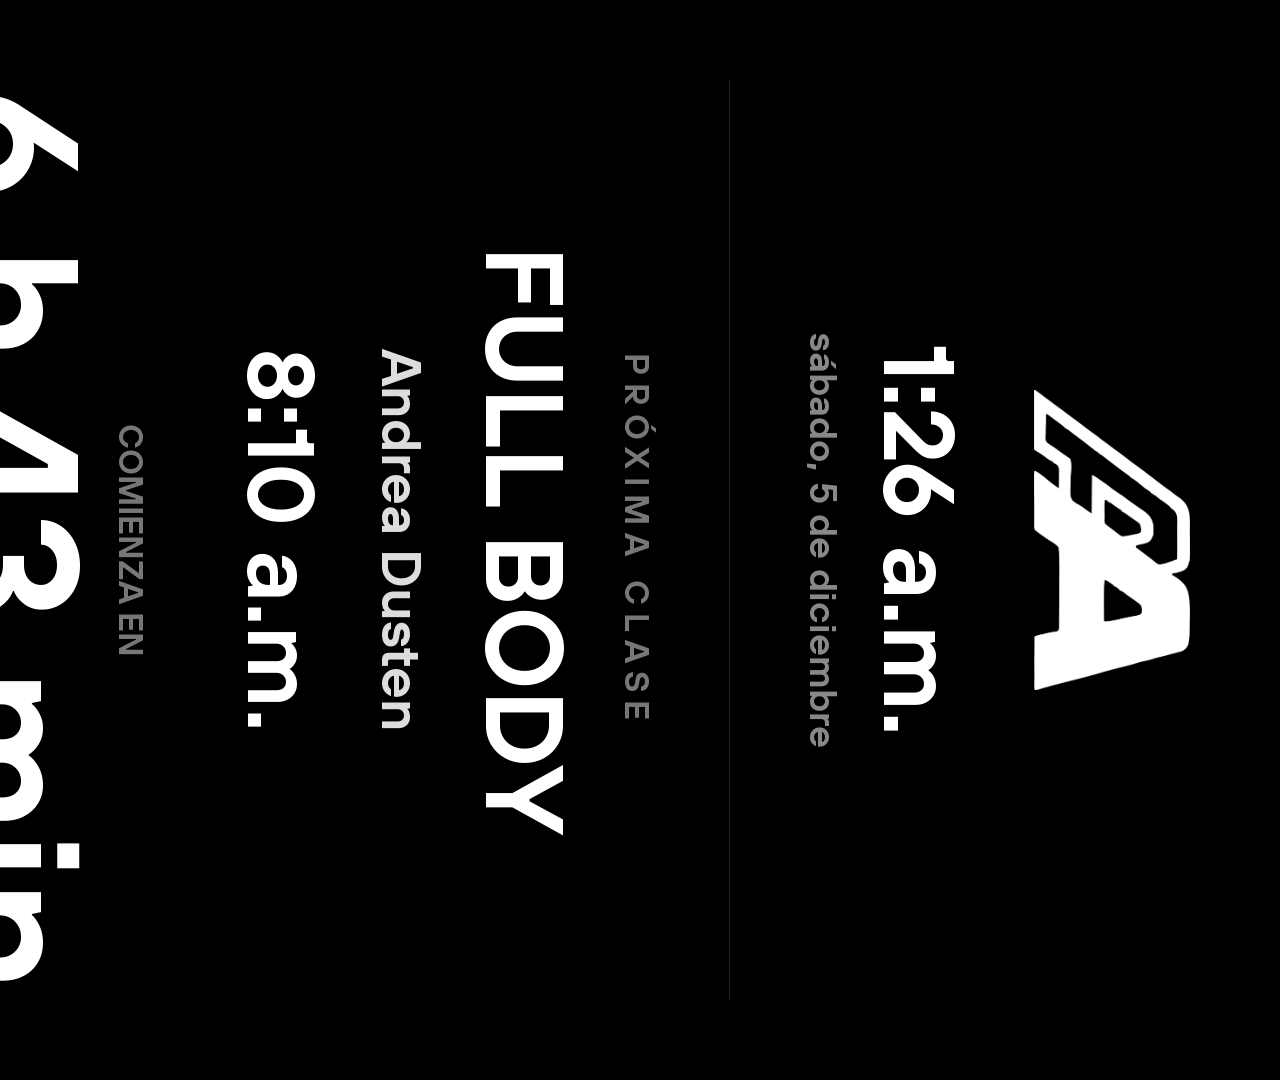
<file: index (3).html>
```html
<!DOCTYPE html>
<html lang="es">
<head>
<meta charset="UTF-8">
<meta name="viewport" content="width=device-width, initial-scale=1.0">
<title>CAAMP TV</title>

<style>
@font-face {
  font-family: 'TTHoves';
  src: url('./TT%20Hoves%20Pro%20Trial%20DemiBold.ttf') format('truetype');
}

*{
  margin:0;
  padding:0;
  box-sizing:border-box;
  font-family:'TTHoves',sans-serif;
}

body{
  background:#000;
  color:#fff;
  overflow:hidden;
}

.green-mode{
  background:#00C853;
}

.green-mode .screen{
  background:#00C853;
}

.screen{
  width:1080px;
  height:1920px;
  background:#000;

  position:absolute;
  top:0;
  left:100%;

  transform:rotate(90deg);
  transform-origin:top left;

  padding:90px 80px;
  display:flex;
  flex-direction:column;
  text-align:center;
}

.logo{
  width:300px;
  margin:0 auto 50px auto;
}

.time{
  font-size:100px;
  font-weight:700;
}

.date{
  font-size:38px;
  color:#888;
  margin-top:10px;
}

.line{
  width:100%;
  height:1px;
  background:#222;
  margin:70px 0;
}

.label{
  color:#777;
  font-size:34px;
  letter-spacing:8px;
  margin-bottom:40px;
}

.class{
  font-size:110px;
  line-height:0.9;
  text-transform:uppercase;
}

.coach{
  margin-top:40px;
  font-size:55px;
  color:#ddd;
}

.classTime{
  margin-top:25px;
  font-size:95px;
}

.countLabel{
  margin-top:70px;
  color:#777;
  font-size:34px;
}

.countdown{
  font-size:190px;
  line-height:1;
}

.footer{
  margin-top:auto;
  border-top:1px solid #222;
  padding-top:40px;
  color:#666;
  font-size:30px;
}

.goodbye{
  display:flex;
  flex-direction:column;
  justify-content:center;
  align-items:center;
  height:100%;
}

.goodbye h1{
  font-size:120px;
  line-height:1;
}

.goodbye p{
  font-size:42px;
  margin-top:50px;
  color:#ddd;
}
</style>
</head>

<body>

<div class="screen">

<img src="./logo.png" class="logo">

<div class="time" id="time"></div>
<div class="date" id="date"></div>

<div class="line"></div>

<div id="content"></div>

<div class="footer">
@caampst<br><br>
TRAIN • EVOLVE • BELONG
</div>

</div>

<script>

const schedule = {
  monday: [
    { time:"05:05", class:"LOWER BODY: QUADS", coach:"Baca", photo:"1.jpg" },
    { time:"06:15", class:"LOWER BODY: QUADS", coach:"Caap", photo:"5.jpg" },
    { time:"07:20", class:"LOWER BODY: QUADS", coach:"Caap", photo:"5.jpg" },
    { time:"08:30", class:"LOWER BODY: QUADS", coach:"Luis Gonzalez", photo:"7.jpg" },
    { time:"09:30", class:"LOWER BODY: QUADS", coach:"Luis Gonzalez", photo:"7.jpg" },
    { time:"17:20", class:"LOWER BODY: QUADS", coach:"Rosella", photo:"2.jpg" },
    { time:"18:30", class:"LOWER BODY: QUADS", coach:"Andrea Dusten", photo:"6.jpg" },
    { time:"19:30", class:"LOWER BODY: QUADS", coach:"Baca", photo:"1.jpg" },
    { time:"20:30", class:"LOWER BODY: QUADS", coach:"Misa", photo:"4.jpg" }
  ],

  tuesday: [
    { time:"05:05", class:"UPPER BODY: PULL", coach:"Baca", photo:"1.jpg" },
    { time:"06:15", class:"UPPER BODY: PULL", coach:"Caap", photo:"5.jpg" },
    { time:"07:20", class:"UPPER BODY: PULL", coach:"Caap", photo:"5.jpg" },
    { time:"08:30", class:"UPPER BODY: PULL", coach:"Luis Gonzalez", photo:"7.jpg" },
    { time:"09:30", class:"UPPER BODY: PULL", coach:"Luis Gonzalez", photo:"7.jpg" },
    { time:"17:20", class:"UPPER BODY: PULL", coach:"Rosella", photo:"2.jpg" },
    { time:"18:30", class:"UPPER BODY: PULL", coach:"Andrea Dusten", photo:"6.jpg" },
    { time:"19:30", class:"UPPER BODY: PULL", coach:"Sofia DM", photo:"3.jpg" },
    { time:"20:30", class:"UPPER BODY: PULL", coach:"Misa", photo:"4.jpg" }
  ],

  wednesday: [
    { time:"05:05", class:"ALL ABOUT THE CORE", coach:"Rosella", photo:"2.jpg" },
    { time:"06:15", class:"ALL ABOUT THE CORE", coach:"Rosella", photo:"2.jpg" },
    { time:"07:20", class:"ALL ABOUT THE CORE", coach:"Caap", photo:"5.jpg" },
    { time:"08:30", class:"ALL ABOUT THE CORE", coach:"Caap", photo:"5.jpg" },
    { time:"09:30", class:"ALL ABOUT THE CORE", coach:"Andrea Dusten", photo:"6.jpg" },
    { time:"17:20", class:"ALL ABOUT THE CORE", coach:"Luis Gonzalez", photo:"7.jpg" },
    { time:"18:30", class:"ALL ABOUT THE CORE", coach:"Sofia DM", photo:"3.jpg" },
    { time:"19:30", class:"ALL ABOUT THE CORE", coach:"Caap", photo:"5.jpg" },
    { time:"20:30", class:"ALL ABOUT THE CORE", coach:"Caap", photo:"5.jpg" }
  ],

  thursday: [
    { time:"05:05", class:"LOWER BODY: GLUTES", coach:"Baca", photo:"1.jpg" },
    { time:"06:15", class:"LOWER BODY: GLUTES", coach:"Caap", photo:"5.jpg" },
    { time:"07:20", class:"LOWER BODY: GLUTES", coach:"Andrea Dusten", photo:"6.jpg" },
    { time:"08:30", class:"LOWER BODY: GLUTES", coach:"Andrea Dusten", photo:"6.jpg" },
    { time:"09:30", class:"LOWER BODY: GLUTES", coach:"Luis Gonzalez", photo:"7.jpg" },
    { time:"17:20", class:"LOWER BODY: GLUTES", coach:"Misa", photo:"4.jpg" },
    { time:"18:30", class:"LOWER BODY: GLUTES", coach:"Rosella", photo:"2.jpg" },
    {
      time:"19:30",
      class:"LOWER BODY: GLUTES",
      coach:"Luis Gonzalez & Zazu",
      photo:["7.jpg","8.jpg"]
    },
    { time:"20:30", class:"LOWER BODY: GLUTES", coach:"Misa", photo:"4.jpg" }
  ],

  friday: [
    { time:"05:05", class:"UPPER BODY: PUSH", coach:"Rosella", photo:"2.jpg" },
    { time:"06:15", class:"UPPER BODY: PUSH", coach:"Misa", photo:"4.jpg" },
    { time:"07:20", class:"UPPER BODY: PUSH", coach:"Andrea Dusten", photo:"6.jpg" },
    { time:"08:30", class:"UPPER BODY: PUSH", coach:"Andrea Dusten", photo:"6.jpg" },
    { time:"09:30", class:"UPPER BODY: PUSH", coach:"Luis Gonzalez", photo:"7.jpg" },
    {
      time:"17:20",
      class:"UPPER BODY: PUSH",
      coach:"Luis Gonzalez & Zazu",
      photo:["7.jpg","8.jpg"]
    },
    { time:"18:30", class:"UPPER BODY: PUSH", coach:"Luis Gonzalez", photo:"7.jpg" },
    { time:"19:30", class:"UPPER BODY: PUSH", coach:"Misa", photo:"4.jpg" }
  ],

  saturday: [
    { time:"08:10", class:"FULL BODY", coach:"Andrea Dusten", photo:"6.jpg" },
    { time:"09:20", class:"FULL BODY - FOCUS LOWER", coach:"Misa", photo:"4.jpg" },
    {
      time:"10:30",
      class:"FULL BODY - FOCUS ABS",
      coach:"Zazu & Andrea Dusten",
      photo:["8.jpg","6.jpg"]
    },
    { time:"11:30", class:"FULL BODY - FOCUS UPPER", coach:"Luis Gonzalez", photo:"7.jpg" }
  ],

  sunday: [
    { time:"09:30", class:"FULL BODY", coach:"Misa", photo:"4.jpg" },
    { time:"10:30", class:"FULL BODY / PT", coach:"Andrea Dusten", photo:"6.jpg" },
    { time:"11:30", class:"FULL BODY", coach:"Luis Gonzalez", photo:"7.jpg" }
  ]
};

function update(){

  const now = new Date();

  document.getElementById('time').innerHTML =
    now.toLocaleTimeString('es-MX',{
      hour:'numeric',
      minute:'2-digit'
    });

  document.getElementById('date').innerHTML =
    now.toLocaleDateString('es-MX',{
      weekday:'long',
      day:'numeric',
      month:'long'
    });

  const days = [
    'sunday','monday','tuesday',
    'wednesday','thursday',
    'friday','saturday'
  ];

  const today =
    schedule[days[now.getDay()]] || [];

  let nextClass = null;

  for(const c of today){
    const [h,m] = c.time.split(':');

    const d = new Date();
    d.setHours(h,m,0,0);

    if(d > now){
      nextClass = c;
      break;
    }
  }

  const content =
    document.getElementById('content');

  document.body.classList.remove('green-mode');

  if(!nextClass){
    content.innerHTML = `
      <div class="goodbye">
        <h1>
          THANK YOU<br>
          FOR TRAINING
        </h1>

        <p>
          SEE YOU TOMORROW
          <br><br>
          @caampst
        </p>
      </div>
    `;
    return;
  }

  const [h,m] = nextClass.time.split(':');

  const classDate = new Date();
  classDate.setHours(h,m,0,0);

  const diff = Math.max(
    0,
    Math.floor((classDate-now)/1000)
  );

  let countdownText;

  if(diff >= 3600){
    const hours = Math.floor(diff/3600);
    const mins = Math.floor((diff % 3600)/60);
    countdownText = `${hours} h ${String(mins).padStart(2,'0')} min`;
  }else{
    const minutes = Math.floor(diff/60);
    const seconds = diff%60;
    countdownText = `${minutes}:${String(seconds).padStart(2,'0')}`;
  }

  if(diff <= 300){
    document.body.classList.add('green-mode');

    content.innerHTML = `
      <div class="label">
        PRÓXIMA CLASE
      </div>

      <div class="class">
        ${nextClass.class}
      </div>

      <div class="countLabel">
        COMIENZA EN
      </div>

      <div class="countdown">
        ${countdownText}
      </div>
    `;

  } else {

    content.innerHTML = `
      <div class="label">
        PRÓXIMA CLASE
      </div>

      <div class="class">
        ${nextClass.class}
      </div>

      <div class="coach">
        ${nextClass.coach}
      </div>

      <div class="classTime">
        ${new Date(`2000-01-01T${nextClass.time}`).toLocaleTimeString('es-MX',{
          hour:'numeric',
          minute:'2-digit'
        })}
      </div>

      <div class="countLabel">
        COMIENZA EN
      </div>

            <div class="countdown">
        ${countdownText}
      </div>
    `;
  }
}

update();
setInterval(update,1000);

</script>

</body>
</html>
</file>
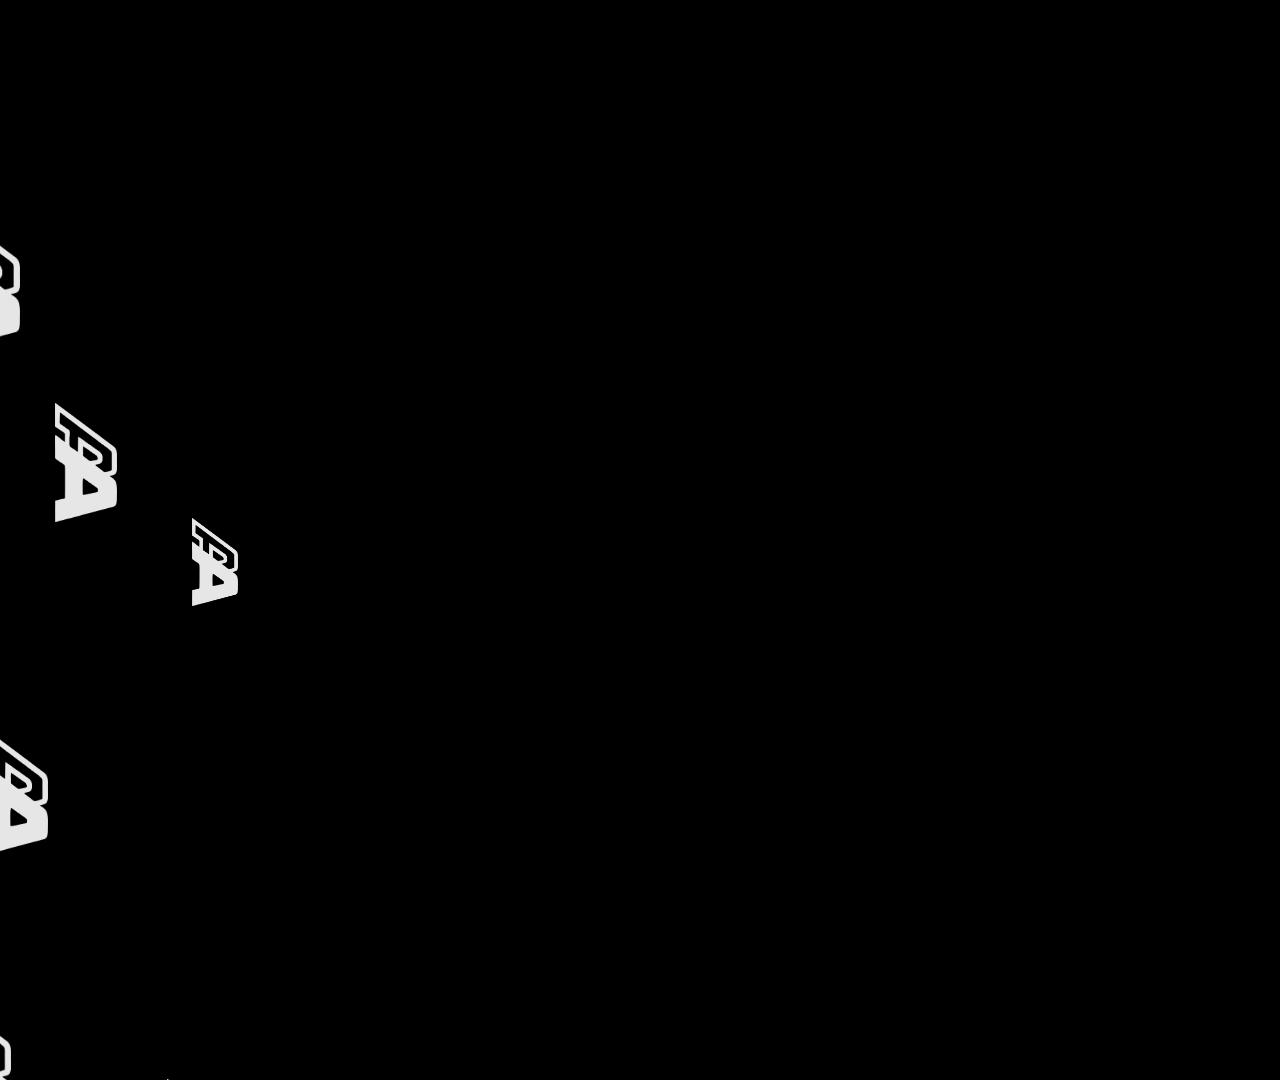
<file: index_animacion_corregida.html>
```html
<!DOCTYPE html>
<html lang="es">
<head>
<meta charset="UTF-8">
<meta name="viewport" content="width=device-width, initial-scale=1.0">
<title>CAAMP TV</title>

<style>
@font-face {
  font-family: 'TTHoves';
  src: url('./TT%20Hoves%20Pro%20Trial%20DemiBold.ttf') format('truetype');
}

*{
  margin:0;
  padding:0;
  box-sizing:border-box;
  font-family:'TTHoves',sans-serif;
}

body{
  background:#111;
  color:#fff;
  overflow:hidden;
}

.green-mode{
  background:#00C853;
}

.green-mode .screen{
  background:#00C853;
}

.screen{
  width:1080px;
  height:1920px;
  background:#000;

  position:absolute;
  top:0;
  left:100%;

  transform:rotate(90deg);
  transform-origin:top left;

  padding:90px 80px;
  display:flex;
  flex-direction:column;
  text-align:center;
}

.logo{
  width:300px;
  margin:0 auto 50px auto;
}

.time{
  font-size:100px;
  font-weight:700;
}

.date{
  font-size:38px;
  color:#888;
  margin-top:10px;
}

.line{
  width:100%;
  height:1px;
  background:#222;
  margin:70px 0;
}

.label{
  color:#777;
  font-size:34px;
  letter-spacing:8px;
  margin-bottom:40px;
}

.class{
  font-size:110px;
  line-height:0.9;
  text-transform:uppercase;
}

.coach{
  margin-top:40px;
  font-size:55px;
  color:#ddd;
}

.classTime{
  margin-top:25px;
  font-size:95px;
}

.countLabel{
  margin-top:70px;
  color:#777;
  font-size:34px;
}

.countdown{
  font-size:190px;
  line-height:1;
}

.footer{
  margin-top:auto;
  border-top:1px solid #222;
  padding-top:40px;
  color:#666;
  font-size:30px;
}

.goodbye{
  display:flex;
  flex-direction:column;
  justify-content:center;
  align-items:center;
  height:100%;
}

.goodbye h1{
  font-size:120px;
  line-height:1;
}

.goodbye p{
  font-size:42px;
  margin-top:50px;
  color:#ddd;
}

.todayTitle{
  font-size:70px;
  margin-bottom:50px;
  letter-spacing:6px;
}

.todayList{
  display:flex;
  flex-direction:column;
  gap:30px;
  text-align:left;
}

.todayItem{
  display:flex;
  align-items:center;
  gap:25px;
  padding:20px;
  border-bottom:1px solid #222;
}

.todayPhoto{
  width:70px;
  height:70px;
  border-radius:50%;
  object-fit:cover;
  flex:none;
}

.todayInfo{
  flex:1;
}

.todayCoach{
  font-size:36px;
}

.todayClass{
  font-size:24px;
  color:#888;
  margin-top:6px;
}

.todayTime{
  font-size:34px;
}

.past{
  opacity:.35;
}

.next{
  border:2px solid #fff;
  border-radius:25px;
}

.logoRain{
  position:absolute;
  inset:0;
  background:#000;
  overflow:hidden;
  display:none;
  z-index:9999;
}

.logoRain.show{
  display:block;
}

.fallingLogo{
  position:absolute;
  width:120px;
  opacity:.9;
  animation:fall 8s linear forwards;
  filter:brightness(0) invert(1);
}

@keyframes fall{
  from{
    transform:translateY(-250px) rotate(0deg);
  }
  to{
    transform:translateY(2300px) rotate(360deg);
  }
}

</style>
</head>

<body>

<div class="screen">

<img src="./logo.png" class="logo">

<div id="logoRain" class="logoRain"></div>

<div class="time" id="time"></div>
<div class="date" id="date"></div>

<div class="line"></div>

<div id="content"></div>

<div class="footer">
@caampst<br><br>
TRAIN • EVOLVE • BELONG
</div>

</div>

<script>

const schedule = {
  monday: [
    { time:"05:05", class:"LOWER BODY: QUADS", coach:"Baca", photo:"1.jpg" },
    { time:"06:15", class:"LOWER BODY: QUADS", coach:"Caap", photo:"5.jpg" },
    { time:"07:20", class:"LOWER BODY: QUADS", coach:"Caap", photo:"5.jpg" },
    { time:"08:30", class:"LOWER BODY: QUADS", coach:"Luis Gonzalez", photo:"7.jpg" },
    { time:"09:30", class:"LOWER BODY: QUADS", coach:"Luis Gonzalez", photo:"7.jpg" },
    { time:"17:20", class:"LOWER BODY: QUADS", coach:"Rosella", photo:"2.jpg" },
    { time:"18:30", class:"LOWER BODY: QUADS", coach:"Andrea Dusten", photo:"6.jpg" },
    { time:"19:30", class:"LOWER BODY: QUADS", coach:"Baca", photo:"1.jpg" },
    { time:"20:30", class:"LOWER BODY: QUADS", coach:"Misa", photo:"4.jpg" }
  ],

  tuesday: [
    { time:"05:05", class:"UPPER BODY: PULL", coach:"Baca", photo:"1.jpg" },
    { time:"06:15", class:"UPPER BODY: PULL", coach:"Caap", photo:"5.jpg" },
    { time:"07:20", class:"UPPER BODY: PULL", coach:"Caap", photo:"5.jpg" },
    { time:"08:30", class:"UPPER BODY: PULL", coach:"Luis Gonzalez", photo:"7.jpg" },
    { time:"09:30", class:"UPPER BODY: PULL", coach:"Luis Gonzalez", photo:"7.jpg" },
    { time:"17:20", class:"UPPER BODY: PULL", coach:"Rosella", photo:"2.jpg" },
    { time:"18:30", class:"UPPER BODY: PULL", coach:"Andrea Dusten", photo:"6.jpg" },
    { time:"19:30", class:"UPPER BODY: PULL", coach:"Sofia DM", photo:"3.jpg" },
    { time:"20:30", class:"UPPER BODY: PULL", coach:"Misa", photo:"4.jpg" }
  ],

  wednesday: [
    { time:"05:05", class:"ALL ABOUT THE CORE", coach:"Rosella", photo:"2.jpg" },
    { time:"06:15", class:"ALL ABOUT THE CORE", coach:"Rosella", photo:"2.jpg" },
    { time:"07:20", class:"ALL ABOUT THE CORE", coach:"Caap", photo:"5.jpg" },
    { time:"08:30", class:"ALL ABOUT THE CORE", coach:"Caap", photo:"5.jpg" },
    { time:"09:30", class:"ALL ABOUT THE CORE", coach:"Andrea Dusten", photo:"6.jpg" },
    { time:"17:20", class:"ALL ABOUT THE CORE", coach:"Luis Gonzalez", photo:"7.jpg" },
    { time:"18:30", class:"ALL ABOUT THE CORE", coach:"Sofia DM", photo:"3.jpg" },
    { time:"19:30", class:"ALL ABOUT THE CORE", coach:"Caap", photo:"5.jpg" },
    { time:"20:30", class:"ALL ABOUT THE CORE", coach:"Caap", photo:"5.jpg" }
  ],

  thursday: [
    { time:"05:05", class:"LOWER BODY: GLUTES", coach:"Baca", photo:"1.jpg" },
    { time:"06:15", class:"LOWER BODY: GLUTES", coach:"Caap", photo:"5.jpg" },
    { time:"07:20", class:"LOWER BODY: GLUTES", coach:"Andrea Dusten", photo:"6.jpg" },
    { time:"08:30", class:"LOWER BODY: GLUTES", coach:"Andrea Dusten", photo:"6.jpg" },
    { time:"09:30", class:"LOWER BODY: GLUTES", coach:"Luis Gonzalez", photo:"7.jpg" },
    { time:"17:20", class:"LOWER BODY: GLUTES", coach:"Misa", photo:"4.jpg" },
    { time:"18:30", class:"LOWER BODY: GLUTES", coach:"Rosella", photo:"2.jpg" },
    {
      time:"19:30",
      class:"LOWER BODY: GLUTES",
      coach:"Luis Gonzalez & Zazu",
      photo:["7.jpg","8.jpg"]
    },
    { time:"20:30", class:"LOWER BODY: GLUTES", coach:"Misa", photo:"4.jpg" }
  ],

  friday: [
    { time:"05:05", class:"UPPER BODY: PUSH", coach:"Rosella", photo:"2.jpg" },
    { time:"06:15", class:"UPPER BODY: PUSH", coach:"Misa", photo:"4.jpg" },
    { time:"07:20", class:"UPPER BODY: PUSH", coach:"Andrea Dusten", photo:"6.jpg" },
    { time:"08:30", class:"UPPER BODY: PUSH", coach:"Andrea Dusten", photo:"6.jpg" },
    { time:"09:30", class:"UPPER BODY: PUSH", coach:"Luis Gonzalez", photo:"7.jpg" },
    {
      time:"17:20",
      class:"UPPER BODY: PUSH",
      coach:"Luis Gonzalez & Zazu",
      photo:["7.jpg","8.jpg"]
    },
    { time:"18:30", class:"UPPER BODY: PUSH", coach:"Luis Gonzalez", photo:"7.jpg" },
    { time:"19:30", class:"UPPER BODY: PUSH", coach:"Misa", photo:"4.jpg" }
  ],

  saturday: [
    { time:"08:10", class:"FULL BODY", coach:"Andrea Dusten", photo:"6.jpg" },
    { time:"09:20", class:"FULL BODY - FOCUS LOWER", coach:"Misa", photo:"4.jpg" },
    {
      time:"10:30",
      class:"FULL BODY - FOCUS ABS",
      coach:"Zazu & Andrea Dusten",
      photo:["8.jpg","6.jpg"]
    },
    { time:"11:30", class:"FULL BODY - FOCUS UPPER", coach:"Luis Gonzalez", photo:"7.jpg" }
  ],

  sunday: [
    { time:"09:30", class:"FULL BODY", coach:"Misa", photo:"4.jpg" },
    { time:"10:30", class:"FULL BODY / PT", coach:"Andrea Dusten", photo:"6.jpg" },
    { time:"11:30", class:"FULL BODY", coach:"Luis Gonzalez", photo:"7.jpg" }
  ]
};

function update(){

  const now = new Date();

  document.getElementById('time').innerHTML =
    now.toLocaleTimeString('es-MX',{
      hour:'numeric',
      minute:'2-digit'
    });

  document.getElementById('date').innerHTML =
    now.toLocaleDateString('es-MX',{
      weekday:'long',
      day:'numeric',
      month:'long'
    });

  const days = [
    'sunday','monday','tuesday',
    'wednesday','thursday',
    'friday','saturday'
  ];

  const today =
    schedule[days[now.getDay()]] || [];

  const cycle = 2; // prueba de animación

  let nextClass = null;

  for(const c of today){
    const [h,m] = c.time.split(':');

    const d = new Date();
    d.setHours(h,m,0,0);

    if(d > now){
      nextClass = c;
      break;
    }
  }

  const content =
    document.getElementById('content');

  document.body.classList.remove('green-mode');

  if(!nextClass){
    content.innerHTML = `
      <div class="goodbye">
        <h1>
          THANK YOU<br>
          FOR TRAINING
        </h1>

        <p>
          SEE YOU TOMORROW
          <br><br>
          @caampst
        </p>
      </div>
    `;
    return;
  }

  const [h,m] = nextClass.time.split(':');

  const classDate = new Date();
  classDate.setHours(h,m,0,0);

  const diff = Math.max(
    0,
    Math.floor((classDate-now)/1000)
  );

  let countdownText;

  if(diff >= 3600){
    const hours = Math.floor(diff/3600);
    const mins = Math.floor((diff % 3600)/60);
    countdownText = `${hours} h ${String(mins).padStart(2,'0')} min`;
  }else{
    const minutes = Math.floor(diff/60);
    const seconds = diff%60;
    countdownText = `${minutes}:${String(seconds).padStart(2,'0')}`;
  }

  
if(cycle === 2){

  content.innerHTML = '';

  if(!document.getElementById('logoRain').classList.contains('show')){
    showLogoRain();
  }

  return;
}

if(cycle === 1){

  let list = `
    <div class="todayTitle">
      TODAY'S TRAIN
    </div>

    <div class="todayList">
  `;

  today.forEach(c=>{

    const [h,m] = c.time.split(':');

    const d = new Date();
    d.setHours(h,m,0,0);

    const isPast = d < now;
    const isNext = nextClass && c.time === nextClass.time;

    const photo =
      Array.isArray(c.photo)
        ? c.photo[0]
        : c.photo;

    list += `
      <div class="todayItem ${isPast ? 'past' : ''} ${isNext ? 'next' : ''}">

        <img
          src="${photo}"
          class="todayPhoto"
        >

        <div class="todayInfo">
          <div class="todayCoach">
            ${c.coach}
          </div>

          <div class="todayClass">
            ${c.class}
          </div>
        </div>

        <div class="todayTime">
          ${new Date(`2000-01-01T${c.time}`)
            .toLocaleTimeString(
              'es-MX',
              {
                hour:'numeric',
                minute:'2-digit'
              }
            )}
        </div>

      </div>
    `;
  });

  list += `</div>`;

  content.innerHTML = list;

  return;
}

if(diff <= 300){

  document.body.classList.add('green-mode');

  content.innerHTML = `
    <div class="label">
      PRÓXIMA CLASE
    </div>

    <div class="class">
      ${nextClass.class}
    </div>

    <div class="countLabel">
      COMIENZA EN
    </div>

    <div class="countdown">
      ${countdownText}
    </div>
  `;

}else{

  content.innerHTML = `
    <div class="label">
      PRÓXIMA CLASE
    </div>

    <div class="class">
      ${nextClass.class}
    </div>

      <div class="coach">
        ${nextClass.coach}
      </div>

      <div class="classTime">
        ${new Date(`2000-01-01T${nextClass.time}`).toLocaleTimeString('es-MX',{
          hour:'numeric',
          minute:'2-digit'
        })}
      </div>

      <div class="countLabel">
        COMIENZA EN
      </div>

      <div class="countdown">
        ${countdownText}
      </div>
    `;
  }
}


function showLogoRain(){

  const rain =
    document.getElementById('logoRain');

  if(!rain) return;

  rain.innerHTML = '';
  rain.classList.add('show');

  for(let i=0;i<35;i++){

    const img =
      document.createElement('img');

    img.src = './logo.png';
    img.className = 'fallingLogo';

    img.style.left =
      Math.random()*1800 + 'px';

    img.style.top =
      (-300 - Math.random()*1000) + 'px';

    img.style.width =
      (80 + Math.random()*80) + 'px';

    img.style.animationDelay =
      Math.random()*3 + 's';

    rain.appendChild(img);
  }

  setTimeout(()=>{
    rain.classList.remove('show');
  },30000);
}


update();
setInterval(update,1000);

</script>

</body>
</html>
</file>
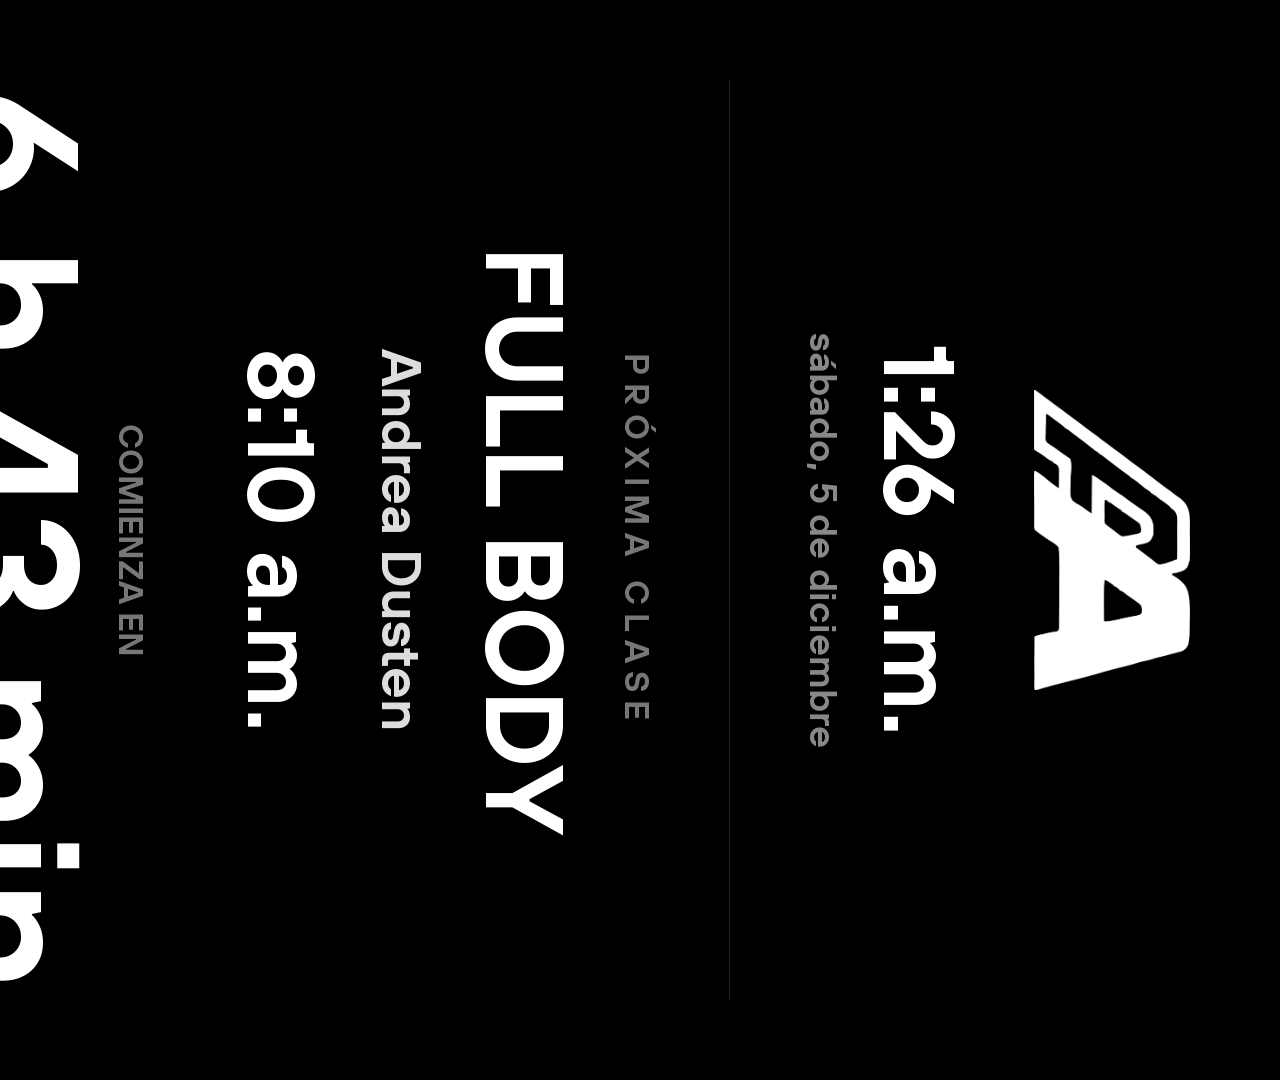
<file: index_animacion_final.html>
```html
<!DOCTYPE html>
<html lang="es">
<head>
<meta charset="UTF-8">
<meta name="viewport" content="width=device-width, initial-scale=1.0">
<title>CAAMP TV</title>

<style>
@font-face {
  font-family: 'TTHoves';
  src: url('./TT%20Hoves%20Pro%20Trial%20DemiBold.ttf') format('truetype');
}

*{
  margin:0;
  padding:0;
  box-sizing:border-box;
  font-family:'TTHoves',sans-serif;
}

body{
  background:#111;
  color:#fff;
  overflow:hidden;
}

.green-mode{
  background:#00C853;
}

.green-mode .screen{
  background:#00C853;
}

.screen{
  width:1080px;
  height:1920px;
  background:#000;

  position:absolute;
  top:0;
  left:100%;

  transform:rotate(90deg);
  transform-origin:top left;

  padding:90px 80px;
  display:flex;
  flex-direction:column;
  text-align:center;
}

.logo{
  width:300px;
  margin:0 auto 50px auto;
}

.time{
  font-size:100px;
  font-weight:700;
}

.date{
  font-size:38px;
  color:#888;
  margin-top:10px;
}

.line{
  width:100%;
  height:1px;
  background:#222;
  margin:70px 0;
}

.label{
  color:#777;
  font-size:34px;
  letter-spacing:8px;
  margin-bottom:40px;
}

.class{
  font-size:110px;
  line-height:0.9;
  text-transform:uppercase;
}

.coach{
  margin-top:40px;
  font-size:55px;
  color:#ddd;
}

.classTime{
  margin-top:25px;
  font-size:95px;
}

.countLabel{
  margin-top:70px;
  color:#777;
  font-size:34px;
}

.countdown{
  font-size:190px;
  line-height:1;
}

.footer{
  margin-top:auto;
  border-top:1px solid #222;
  padding-top:40px;
  color:#666;
  font-size:30px;
}

.goodbye{
  display:flex;
  flex-direction:column;
  justify-content:center;
  align-items:center;
  height:100%;
}

.goodbye h1{
  font-size:120px;
  line-height:1;
}

.goodbye p{
  font-size:42px;
  margin-top:50px;
  color:#ddd;
}

.todayTitle{
  font-size:70px;
  margin-bottom:50px;
  letter-spacing:6px;
}

.todayList{
  display:flex;
  flex-direction:column;
  gap:30px;
  text-align:left;
}

.todayItem{
  display:flex;
  align-items:center;
  gap:25px;
  padding:20px;
  border-bottom:1px solid #222;
}

.todayPhoto{
  width:70px;
  height:70px;
  border-radius:50%;
  object-fit:cover;
  flex:none;
}

.todayInfo{
  flex:1;
}

.todayCoach{
  font-size:36px;
}

.todayClass{
  font-size:24px;
  color:#888;
  margin-top:6px;
}

.todayTime{
  font-size:34px;
}

.past{
  opacity:.35;
}

.next{
  border:2px solid #fff;
  border-radius:25px;
}

.logoRain{
  position:absolute;
  inset:0;
  background:#000;
  overflow:hidden;
  display:none;
  z-index:9999;
}

.logoRain.show{
  display:block;
}

.fallingLogo{
  position:absolute;
  width:120px;
  opacity:.9;
  animation:fall 8s linear forwards;
  filter:brightness(0) invert(1);
}

@keyframes fall{
  from{
    transform:translateY(-250px) rotate(0deg);
  }
  to{
    transform:translateY(2300px) rotate(360deg);
  }
}

</style>
</head>

<body>

<div class="screen">

<img src="./logo.png" class="logo">

<div id="logoRain" class="logoRain"></div>

<div class="time" id="time"></div>
<div class="date" id="date"></div>

<div class="line"></div>

<div id="content"></div>

<div class="footer">
@caampst<br><br>
TRAIN • EVOLVE • BELONG
</div>

</div>

<script>

const schedule = {
  monday: [
    { time:"05:05", class:"LOWER BODY: QUADS", coach:"Baca", photo:"1.jpg" },
    { time:"06:15", class:"LOWER BODY: QUADS", coach:"Caap", photo:"5.jpg" },
    { time:"07:20", class:"LOWER BODY: QUADS", coach:"Caap", photo:"5.jpg" },
    { time:"08:30", class:"LOWER BODY: QUADS", coach:"Luis Gonzalez", photo:"7.jpg" },
    { time:"09:30", class:"LOWER BODY: QUADS", coach:"Luis Gonzalez", photo:"7.jpg" },
    { time:"17:20", class:"LOWER BODY: QUADS", coach:"Rosella", photo:"2.jpg" },
    { time:"18:30", class:"LOWER BODY: QUADS", coach:"Andrea Dusten", photo:"6.jpg" },
    { time:"19:30", class:"LOWER BODY: QUADS", coach:"Baca", photo:"1.jpg" },
    { time:"20:30", class:"LOWER BODY: QUADS", coach:"Misa", photo:"4.jpg" }
  ],

  tuesday: [
    { time:"05:05", class:"UPPER BODY: PULL", coach:"Baca", photo:"1.jpg" },
    { time:"06:15", class:"UPPER BODY: PULL", coach:"Caap", photo:"5.jpg" },
    { time:"07:20", class:"UPPER BODY: PULL", coach:"Caap", photo:"5.jpg" },
    { time:"08:30", class:"UPPER BODY: PULL", coach:"Luis Gonzalez", photo:"7.jpg" },
    { time:"09:30", class:"UPPER BODY: PULL", coach:"Luis Gonzalez", photo:"7.jpg" },
    { time:"17:20", class:"UPPER BODY: PULL", coach:"Rosella", photo:"2.jpg" },
    { time:"18:30", class:"UPPER BODY: PULL", coach:"Andrea Dusten", photo:"6.jpg" },
    { time:"19:30", class:"UPPER BODY: PULL", coach:"Sofia DM", photo:"3.jpg" },
    { time:"20:30", class:"UPPER BODY: PULL", coach:"Misa", photo:"4.jpg" }
  ],

  wednesday: [
    { time:"05:05", class:"ALL ABOUT THE CORE", coach:"Rosella", photo:"2.jpg" },
    { time:"06:15", class:"ALL ABOUT THE CORE", coach:"Rosella", photo:"2.jpg" },
    { time:"07:20", class:"ALL ABOUT THE CORE", coach:"Caap", photo:"5.jpg" },
    { time:"08:30", class:"ALL ABOUT THE CORE", coach:"Caap", photo:"5.jpg" },
    { time:"09:30", class:"ALL ABOUT THE CORE", coach:"Andrea Dusten", photo:"6.jpg" },
    { time:"17:20", class:"ALL ABOUT THE CORE", coach:"Luis Gonzalez", photo:"7.jpg" },
    { time:"18:30", class:"ALL ABOUT THE CORE", coach:"Sofia DM", photo:"3.jpg" },
    { time:"19:30", class:"ALL ABOUT THE CORE", coach:"Caap", photo:"5.jpg" },
    { time:"20:30", class:"ALL ABOUT THE CORE", coach:"Caap", photo:"5.jpg" }
  ],

  thursday: [
    { time:"05:05", class:"LOWER BODY: GLUTES", coach:"Baca", photo:"1.jpg" },
    { time:"06:15", class:"LOWER BODY: GLUTES", coach:"Caap", photo:"5.jpg" },
    { time:"07:20", class:"LOWER BODY: GLUTES", coach:"Andrea Dusten", photo:"6.jpg" },
    { time:"08:30", class:"LOWER BODY: GLUTES", coach:"Andrea Dusten", photo:"6.jpg" },
    { time:"09:30", class:"LOWER BODY: GLUTES", coach:"Luis Gonzalez", photo:"7.jpg" },
    { time:"17:20", class:"LOWER BODY: GLUTES", coach:"Misa", photo:"4.jpg" },
    { time:"18:30", class:"LOWER BODY: GLUTES", coach:"Rosella", photo:"2.jpg" },
    {
      time:"19:30",
      class:"LOWER BODY: GLUTES",
      coach:"Luis Gonzalez & Zazu",
      photo:["7.jpg","8.jpg"]
    },
    { time:"20:30", class:"LOWER BODY: GLUTES", coach:"Misa", photo:"4.jpg" }
  ],

  friday: [
    { time:"05:05", class:"UPPER BODY: PUSH", coach:"Rosella", photo:"2.jpg" },
    { time:"06:15", class:"UPPER BODY: PUSH", coach:"Misa", photo:"4.jpg" },
    { time:"07:20", class:"UPPER BODY: PUSH", coach:"Andrea Dusten", photo:"6.jpg" },
    { time:"08:30", class:"UPPER BODY: PUSH", coach:"Andrea Dusten", photo:"6.jpg" },
    { time:"09:30", class:"UPPER BODY: PUSH", coach:"Luis Gonzalez", photo:"7.jpg" },
    {
      time:"17:20",
      class:"UPPER BODY: PUSH",
      coach:"Luis Gonzalez & Zazu",
      photo:["7.jpg","8.jpg"]
    },
    { time:"18:30", class:"UPPER BODY: PUSH", coach:"Luis Gonzalez", photo:"7.jpg" },
    { time:"19:30", class:"UPPER BODY: PUSH", coach:"Misa", photo:"4.jpg" }
  ],

  saturday: [
    { time:"08:10", class:"FULL BODY", coach:"Andrea Dusten", photo:"6.jpg" },
    { time:"09:20", class:"FULL BODY - FOCUS LOWER", coach:"Misa", photo:"4.jpg" },
    {
      time:"10:30",
      class:"FULL BODY - FOCUS ABS",
      coach:"Zazu & Andrea Dusten",
      photo:["8.jpg","6.jpg"]
    },
    { time:"11:30", class:"FULL BODY - FOCUS UPPER", coach:"Luis Gonzalez", photo:"7.jpg" }
  ],

  sunday: [
    { time:"09:30", class:"FULL BODY", coach:"Misa", photo:"4.jpg" },
    { time:"10:30", class:"FULL BODY / PT", coach:"Andrea Dusten", photo:"6.jpg" },
    { time:"11:30", class:"FULL BODY", coach:"Luis Gonzalez", photo:"7.jpg" }
  ]
};

function update(){

  const now = new Date();

  document.getElementById('time').innerHTML =
    now.toLocaleTimeString('es-MX',{
      hour:'numeric',
      minute:'2-digit'
    });

  document.getElementById('date').innerHTML =
    now.toLocaleDateString('es-MX',{
      weekday:'long',
      day:'numeric',
      month:'long'
    });

  const days = [
    'sunday','monday','tuesday',
    'wednesday','thursday',
    'friday','saturday'
  ];

  const today =
    schedule[days[now.getDay()]] || [];

  const cycle = Math.floor(Date.now()/90000)%3;

  let nextClass = null;

  for(const c of today){
    const [h,m] = c.time.split(':');

    const d = new Date();
    d.setHours(h,m,0,0);

    if(d > now){
      nextClass = c;
      break;
    }
  }

  const content =
    document.getElementById('content');

  document.body.classList.remove('green-mode');

  if(!nextClass){
    content.innerHTML = `
      <div class="goodbye">
        <h1>
          THANK YOU<br>
          FOR TRAINING
        </h1>

        <p>
          SEE YOU TOMORROW
          <br><br>
          @caampst
        </p>
      </div>
    `;
    return;
  }

  const [h,m] = nextClass.time.split(':');

  const classDate = new Date();
  classDate.setHours(h,m,0,0);

  const diff = Math.max(
    0,
    Math.floor((classDate-now)/1000)
  );

  let countdownText;

  if(diff >= 3600){
    const hours = Math.floor(diff/3600);
    const mins = Math.floor((diff % 3600)/60);
    countdownText = `${hours} h ${String(mins).padStart(2,'0')} min`;
  }else{
    const minutes = Math.floor(diff/60);
    const seconds = diff%60;
    countdownText = `${minutes}:${String(seconds).padStart(2,'0')}`;
  }

  
if(cycle === 2){

  content.innerHTML = '';

  if(!document.getElementById('logoRain').classList.contains('show')){
    showLogoRain();
  }

  return;
}

if(cycle === 1){

  let list = `
    <div class="todayTitle">
      TODAY'S TRAIN
    </div>

    <div class="todayList">
  `;

  today.forEach(c=>{

    const [h,m] = c.time.split(':');

    const d = new Date();
    d.setHours(h,m,0,0);

    const isPast = d < now;
    const isNext = nextClass && c.time === nextClass.time;

    const photo =
      Array.isArray(c.photo)
        ? c.photo[0]
        : c.photo;

    list += `
      <div class="todayItem ${isPast ? 'past' : ''} ${isNext ? 'next' : ''}">

        <img
          src="${photo}"
          class="todayPhoto"
        >

        <div class="todayInfo">
          <div class="todayCoach">
            ${c.coach}
          </div>

          <div class="todayClass">
            ${c.class}
          </div>
        </div>

        <div class="todayTime">
          ${new Date(`2000-01-01T${c.time}`)
            .toLocaleTimeString(
              'es-MX',
              {
                hour:'numeric',
                minute:'2-digit'
              }
            )}
        </div>

      </div>
    `;
  });

  list += `</div>`;

  content.innerHTML = list;

  return;
}

if(diff <= 300){

  document.body.classList.add('green-mode');

  content.innerHTML = `
    <div class="label">
      PRÓXIMA CLASE
    </div>

    <div class="class">
      ${nextClass.class}
    </div>

    <div class="countLabel">
      COMIENZA EN
    </div>

    <div class="countdown">
      ${countdownText}
    </div>
  `;

}else{

  content.innerHTML = `
    <div class="label">
      PRÓXIMA CLASE
    </div>

    <div class="class">
      ${nextClass.class}
    </div>

      <div class="coach">
        ${nextClass.coach}
      </div>

      <div class="classTime">
        ${new Date(`2000-01-01T${nextClass.time}`).toLocaleTimeString('es-MX',{
          hour:'numeric',
          minute:'2-digit'
        })}
      </div>

      <div class="countLabel">
        COMIENZA EN
      </div>

      <div class="countdown">
        ${countdownText}
      </div>
    `;
  }
}


function showLogoRain(){

  const rain =
    document.getElementById('logoRain');

  if(!rain) return;

  rain.innerHTML = '';
  rain.classList.add('show');

  for(let i=0;i<500;i++){

    const img =
      document.createElement('img');

    img.src = './logo.png';
    img.className = 'fallingLogo';

    img.style.left =
      Math.random()*1800 + 'px';

    img.style.top =
      (-300 - Math.random()*1000) + 'px';

    img.style.width =
      (20 + Math.random()*25) + 'px';

    img.style.animationDelay =
      Math.random()*3 + 's';

    rain.appendChild(img);
  }

  setTimeout(()=>{
    rain.classList.remove('show');
  },30000);
}


update();
setInterval(update,1000);

</script>

</body>
</html>
</file>
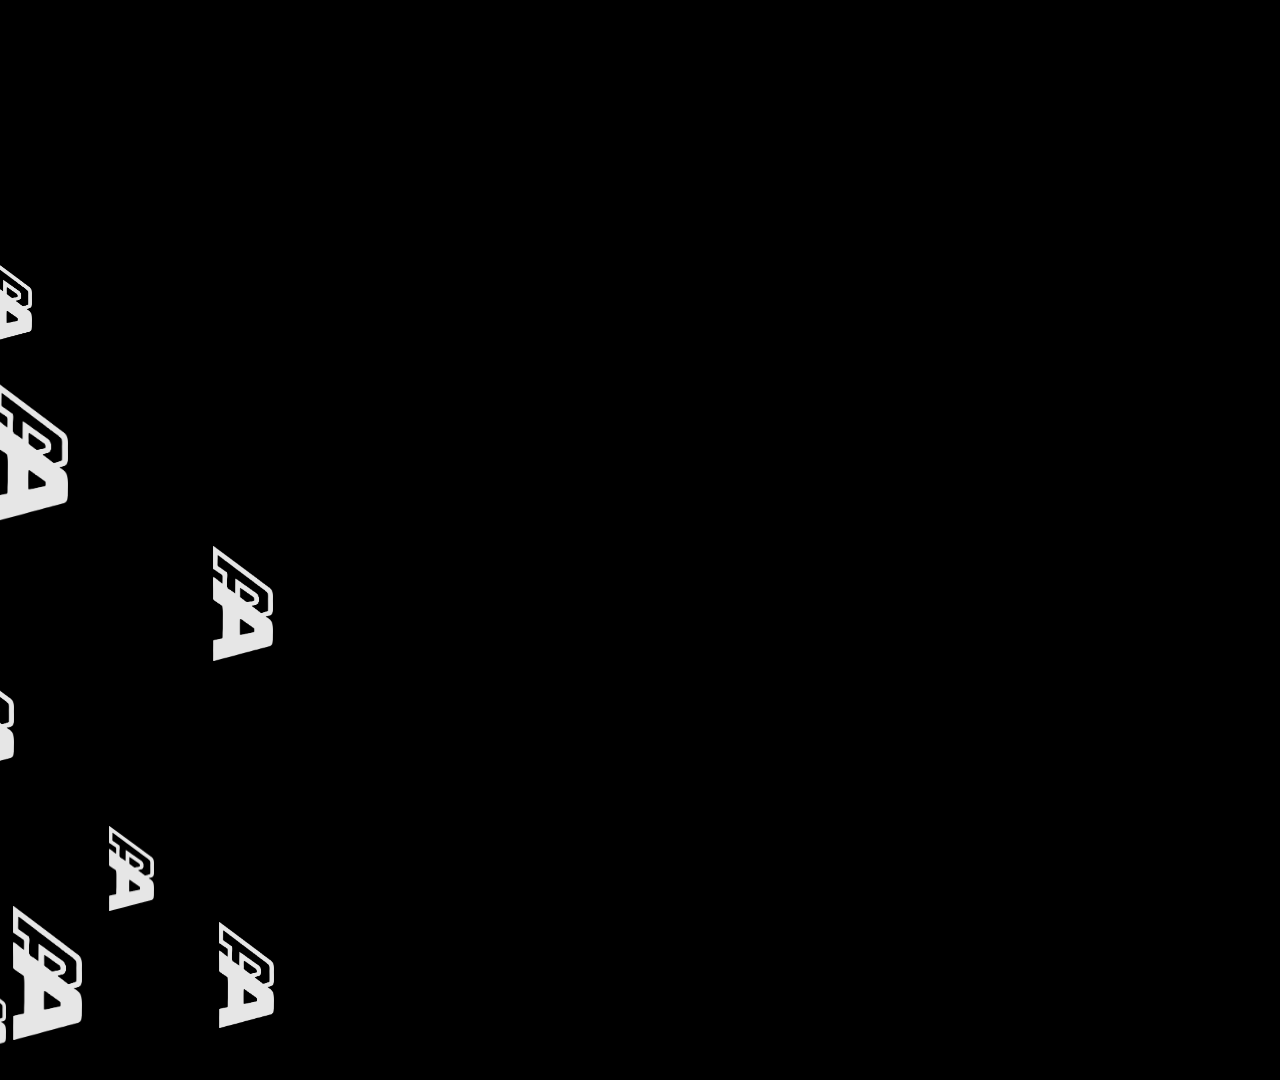
<file: index_animacion_prueba.html>
```html
<!DOCTYPE html>
<html lang="es">
<head>
<meta charset="UTF-8">
<meta name="viewport" content="width=device-width, initial-scale=1.0">
<title>CAAMP TV</title>

<style>
@font-face {
  font-family: 'TTHoves';
  src: url('./TT%20Hoves%20Pro%20Trial%20DemiBold.ttf') format('truetype');
}

*{
  margin:0;
  padding:0;
  box-sizing:border-box;
  font-family:'TTHoves',sans-serif;
}

body{
  background:#000;
  color:#fff;
  overflow:hidden;
}

.green-mode{
  background:#00C853;
}

.green-mode .screen{
  background:#00C853;
}

.screen{
  width:1080px;
  height:1920px;
  background:#000;

  position:absolute;
  top:0;
  left:100%;

  transform:rotate(90deg);
  transform-origin:top left;

  padding:90px 80px;
  display:flex;
  flex-direction:column;
  text-align:center;
}

.logo{
  width:300px;
  margin:0 auto 50px auto;
}

.time{
  font-size:100px;
  font-weight:700;
}

.date{
  font-size:38px;
  color:#888;
  margin-top:10px;
}

.line{
  width:100%;
  height:1px;
  background:#222;
  margin:70px 0;
}

.label{
  color:#777;
  font-size:34px;
  letter-spacing:8px;
  margin-bottom:40px;
}

.class{
  font-size:110px;
  line-height:0.9;
  text-transform:uppercase;
}

.coach{
  margin-top:40px;
  font-size:55px;
  color:#ddd;
}

.classTime{
  margin-top:25px;
  font-size:95px;
}

.countLabel{
  margin-top:70px;
  color:#777;
  font-size:34px;
}

.countdown{
  font-size:190px;
  line-height:1;
}

.footer{
  margin-top:auto;
  border-top:1px solid #222;
  padding-top:40px;
  color:#666;
  font-size:30px;
}

.goodbye{
  display:flex;
  flex-direction:column;
  justify-content:center;
  align-items:center;
  height:100%;
}

.goodbye h1{
  font-size:120px;
  line-height:1;
}

.goodbye p{
  font-size:42px;
  margin-top:50px;
  color:#ddd;
}

.todayTitle{
  font-size:70px;
  margin-bottom:50px;
  letter-spacing:6px;
}

.todayList{
  display:flex;
  flex-direction:column;
  gap:30px;
  text-align:left;
}

.todayItem{
  display:flex;
  align-items:center;
  gap:25px;
  padding:20px;
  border-bottom:1px solid #222;
}

.todayPhoto{
  width:70px;
  height:70px;
  border-radius:50%;
  object-fit:cover;
  flex:none;
}

.todayInfo{
  flex:1;
}

.todayCoach{
  font-size:36px;
}

.todayClass{
  font-size:24px;
  color:#888;
  margin-top:6px;
}

.todayTime{
  font-size:34px;
}

.past{
  opacity:.35;
}

.next{
  border:2px solid #fff;
  border-radius:25px;
}

.logoRain{
  position:absolute;
  inset:0;
  background:#000;
  overflow:hidden;
  display:none;
  z-index:9999;
}

.logoRain.show{
  display:block;
}

.fallingLogo{
  position:absolute;
  width:120px;
  opacity:.9;
  animation:fall 8s linear forwards;
}

@keyframes fall{
  from{
    transform:translateY(-250px) rotate(0deg);
  }
  to{
    transform:translateY(2300px) rotate(360deg);
  }
}

</style>
</head>

<body>

<div class="screen">

<img src="./logo.png" class="logo">

<div id="logoRain" class="logoRain"></div>

<div class="time" id="time"></div>
<div class="date" id="date"></div>

<div class="line"></div>

<div id="content"></div>

<div class="footer">
@caampst<br><br>
TRAIN • EVOLVE • BELONG
</div>

</div>

<script>

const schedule = {
  monday: [
    { time:"05:05", class:"LOWER BODY: QUADS", coach:"Baca", photo:"1.jpg" },
    { time:"06:15", class:"LOWER BODY: QUADS", coach:"Caap", photo:"5.jpg" },
    { time:"07:20", class:"LOWER BODY: QUADS", coach:"Caap", photo:"5.jpg" },
    { time:"08:30", class:"LOWER BODY: QUADS", coach:"Luis Gonzalez", photo:"7.jpg" },
    { time:"09:30", class:"LOWER BODY: QUADS", coach:"Luis Gonzalez", photo:"7.jpg" },
    { time:"17:20", class:"LOWER BODY: QUADS", coach:"Rosella", photo:"2.jpg" },
    { time:"18:30", class:"LOWER BODY: QUADS", coach:"Andrea Dusten", photo:"6.jpg" },
    { time:"19:30", class:"LOWER BODY: QUADS", coach:"Baca", photo:"1.jpg" },
    { time:"20:30", class:"LOWER BODY: QUADS", coach:"Misa", photo:"4.jpg" }
  ],

  tuesday: [
    { time:"05:05", class:"UPPER BODY: PULL", coach:"Baca", photo:"1.jpg" },
    { time:"06:15", class:"UPPER BODY: PULL", coach:"Caap", photo:"5.jpg" },
    { time:"07:20", class:"UPPER BODY: PULL", coach:"Caap", photo:"5.jpg" },
    { time:"08:30", class:"UPPER BODY: PULL", coach:"Luis Gonzalez", photo:"7.jpg" },
    { time:"09:30", class:"UPPER BODY: PULL", coach:"Luis Gonzalez", photo:"7.jpg" },
    { time:"17:20", class:"UPPER BODY: PULL", coach:"Rosella", photo:"2.jpg" },
    { time:"18:30", class:"UPPER BODY: PULL", coach:"Andrea Dusten", photo:"6.jpg" },
    { time:"19:30", class:"UPPER BODY: PULL", coach:"Sofia DM", photo:"3.jpg" },
    { time:"20:30", class:"UPPER BODY: PULL", coach:"Misa", photo:"4.jpg" }
  ],

  wednesday: [
    { time:"05:05", class:"ALL ABOUT THE CORE", coach:"Rosella", photo:"2.jpg" },
    { time:"06:15", class:"ALL ABOUT THE CORE", coach:"Rosella", photo:"2.jpg" },
    { time:"07:20", class:"ALL ABOUT THE CORE", coach:"Caap", photo:"5.jpg" },
    { time:"08:30", class:"ALL ABOUT THE CORE", coach:"Caap", photo:"5.jpg" },
    { time:"09:30", class:"ALL ABOUT THE CORE", coach:"Andrea Dusten", photo:"6.jpg" },
    { time:"17:20", class:"ALL ABOUT THE CORE", coach:"Luis Gonzalez", photo:"7.jpg" },
    { time:"18:30", class:"ALL ABOUT THE CORE", coach:"Sofia DM", photo:"3.jpg" },
    { time:"19:30", class:"ALL ABOUT THE CORE", coach:"Caap", photo:"5.jpg" },
    { time:"20:30", class:"ALL ABOUT THE CORE", coach:"Caap", photo:"5.jpg" }
  ],

  thursday: [
    { time:"05:05", class:"LOWER BODY: GLUTES", coach:"Baca", photo:"1.jpg" },
    { time:"06:15", class:"LOWER BODY: GLUTES", coach:"Caap", photo:"5.jpg" },
    { time:"07:20", class:"LOWER BODY: GLUTES", coach:"Andrea Dusten", photo:"6.jpg" },
    { time:"08:30", class:"LOWER BODY: GLUTES", coach:"Andrea Dusten", photo:"6.jpg" },
    { time:"09:30", class:"LOWER BODY: GLUTES", coach:"Luis Gonzalez", photo:"7.jpg" },
    { time:"17:20", class:"LOWER BODY: GLUTES", coach:"Misa", photo:"4.jpg" },
    { time:"18:30", class:"LOWER BODY: GLUTES", coach:"Rosella", photo:"2.jpg" },
    {
      time:"19:30",
      class:"LOWER BODY: GLUTES",
      coach:"Luis Gonzalez & Zazu",
      photo:["7.jpg","8.jpg"]
    },
    { time:"20:30", class:"LOWER BODY: GLUTES", coach:"Misa", photo:"4.jpg" }
  ],

  friday: [
    { time:"05:05", class:"UPPER BODY: PUSH", coach:"Rosella", photo:"2.jpg" },
    { time:"06:15", class:"UPPER BODY: PUSH", coach:"Misa", photo:"4.jpg" },
    { time:"07:20", class:"UPPER BODY: PUSH", coach:"Andrea Dusten", photo:"6.jpg" },
    { time:"08:30", class:"UPPER BODY: PUSH", coach:"Andrea Dusten", photo:"6.jpg" },
    { time:"09:30", class:"UPPER BODY: PUSH", coach:"Luis Gonzalez", photo:"7.jpg" },
    {
      time:"17:20",
      class:"UPPER BODY: PUSH",
      coach:"Luis Gonzalez & Zazu",
      photo:["7.jpg","8.jpg"]
    },
    { time:"18:30", class:"UPPER BODY: PUSH", coach:"Luis Gonzalez", photo:"7.jpg" },
    { time:"19:30", class:"UPPER BODY: PUSH", coach:"Misa", photo:"4.jpg" }
  ],

  saturday: [
    { time:"08:10", class:"FULL BODY", coach:"Andrea Dusten", photo:"6.jpg" },
    { time:"09:20", class:"FULL BODY - FOCUS LOWER", coach:"Misa", photo:"4.jpg" },
    {
      time:"10:30",
      class:"FULL BODY - FOCUS ABS",
      coach:"Zazu & Andrea Dusten",
      photo:["8.jpg","6.jpg"]
    },
    { time:"11:30", class:"FULL BODY - FOCUS UPPER", coach:"Luis Gonzalez", photo:"7.jpg" }
  ],

  sunday: [
    { time:"09:30", class:"FULL BODY", coach:"Misa", photo:"4.jpg" },
    { time:"10:30", class:"FULL BODY / PT", coach:"Andrea Dusten", photo:"6.jpg" },
    { time:"11:30", class:"FULL BODY", coach:"Luis Gonzalez", photo:"7.jpg" }
  ]
};

function update(){

  const now = new Date();

  document.getElementById('time').innerHTML =
    now.toLocaleTimeString('es-MX',{
      hour:'numeric',
      minute:'2-digit'
    });

  document.getElementById('date').innerHTML =
    now.toLocaleDateString('es-MX',{
      weekday:'long',
      day:'numeric',
      month:'long'
    });

  const days = [
    'sunday','monday','tuesday',
    'wednesday','thursday',
    'friday','saturday'
  ];

  const today =
    schedule[days[now.getDay()]] || [];

  const cycle = 2; // prueba de animación

  let nextClass = null;

  for(const c of today){
    const [h,m] = c.time.split(':');

    const d = new Date();
    d.setHours(h,m,0,0);

    if(d > now){
      nextClass = c;
      break;
    }
  }

  const content =
    document.getElementById('content');

  document.body.classList.remove('green-mode');

  if(!nextClass){
    content.innerHTML = `
      <div class="goodbye">
        <h1>
          THANK YOU<br>
          FOR TRAINING
        </h1>

        <p>
          SEE YOU TOMORROW
          <br><br>
          @caampst
        </p>
      </div>
    `;
    return;
  }

  const [h,m] = nextClass.time.split(':');

  const classDate = new Date();
  classDate.setHours(h,m,0,0);

  const diff = Math.max(
    0,
    Math.floor((classDate-now)/1000)
  );

  let countdownText;

  if(diff >= 3600){
    const hours = Math.floor(diff/3600);
    const mins = Math.floor((diff % 3600)/60);
    countdownText = `${hours} h ${String(mins).padStart(2,'0')} min`;
  }else{
    const minutes = Math.floor(diff/60);
    const seconds = diff%60;
    countdownText = `${minutes}:${String(seconds).padStart(2,'0')}`;
  }

  
if(cycle === 2){

  content.innerHTML = '';

  showLogoRain();

  return;
}

if(cycle === 1){

  let list = `
    <div class="todayTitle">
      TODAY'S TRAIN
    </div>

    <div class="todayList">
  `;

  today.forEach(c=>{

    const [h,m] = c.time.split(':');

    const d = new Date();
    d.setHours(h,m,0,0);

    const isPast = d < now;
    const isNext = nextClass && c.time === nextClass.time;

    const photo =
      Array.isArray(c.photo)
        ? c.photo[0]
        : c.photo;

    list += `
      <div class="todayItem ${isPast ? 'past' : ''} ${isNext ? 'next' : ''}">

        <img
          src="${photo}"
          class="todayPhoto"
        >

        <div class="todayInfo">
          <div class="todayCoach">
            ${c.coach}
          </div>

          <div class="todayClass">
            ${c.class}
          </div>
        </div>

        <div class="todayTime">
          ${new Date(`2000-01-01T${c.time}`)
            .toLocaleTimeString(
              'es-MX',
              {
                hour:'numeric',
                minute:'2-digit'
              }
            )}
        </div>

      </div>
    `;
  });

  list += `</div>`;

  content.innerHTML = list;

  return;
}

if(diff <= 300){

  document.body.classList.add('green-mode');

  content.innerHTML = `
    <div class="label">
      PRÓXIMA CLASE
    </div>

    <div class="class">
      ${nextClass.class}
    </div>

    <div class="countLabel">
      COMIENZA EN
    </div>

    <div class="countdown">
      ${countdownText}
    </div>
  `;

}else{

  content.innerHTML = `
    <div class="label">
      PRÓXIMA CLASE
    </div>

    <div class="class">
      ${nextClass.class}
    </div>

      <div class="coach">
        ${nextClass.coach}
      </div>

      <div class="classTime">
        ${new Date(`2000-01-01T${nextClass.time}`).toLocaleTimeString('es-MX',{
          hour:'numeric',
          minute:'2-digit'
        })}
      </div>

      <div class="countLabel">
        COMIENZA EN
      </div>

      <div class="countdown">
        ${countdownText}
      </div>
    `;
  }
}


function showLogoRain(){

  const rain =
    document.getElementById('logoRain');

  if(!rain) return;

  rain.innerHTML = '';
  rain.classList.add('show');

  for(let i=0;i<35;i++){

    const img =
      document.createElement('img');

    img.src = './logo.png';
    img.className = 'fallingLogo';

    img.style.left =
      Math.random()*1800 + 'px';

    img.style.top =
      (-300 - Math.random()*1000) + 'px';

    img.style.width =
      (80 + Math.random()*80) + 'px';

    img.style.animationDelay =
      Math.random()*3 + 's';

    rain.appendChild(img);
  }

  setTimeout(()=>{
    rain.classList.remove('show');
  },30000);
}


update();
setInterval(update,1000);

</script>

</body>
</html>
</file>
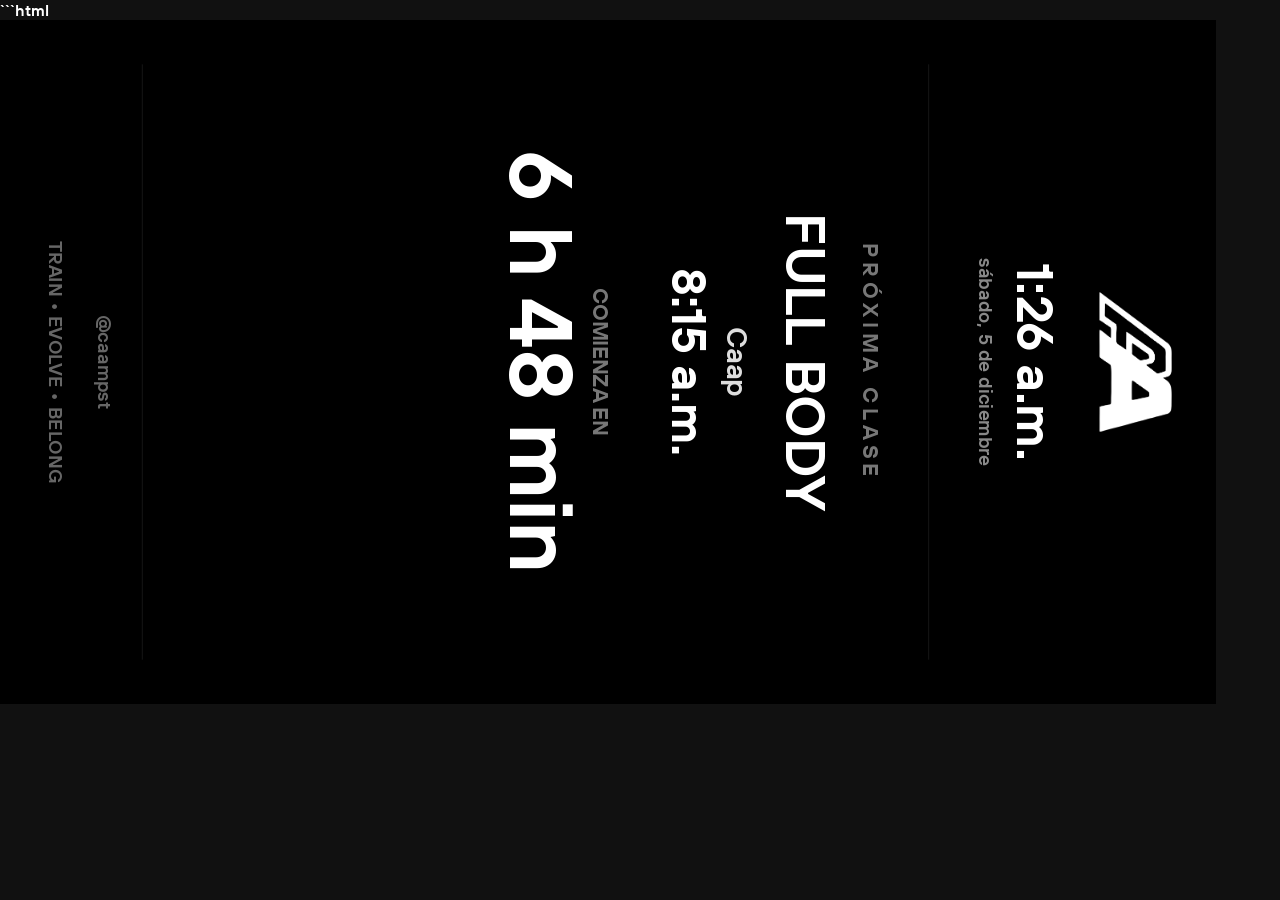
<file: index_caamp_firetv_corregido.html>
```html
<!DOCTYPE html>
<html lang="es">
<head>
<meta charset="UTF-8">
<meta name="viewport" content="width=device-width, initial-scale=1.0">
<title>CAAMP TV</title>

<style>
@font-face {
  font-family: 'TTHoves';
  src: url('./TT%20Hoves%20Pro%20Trial%20DemiBold.ttf') format('truetype');
}

*{
  margin:0;
  padding:0;
  box-sizing:border-box;
  font-family:'TTHoves',sans-serif;
}

body{
  background:#111;
  color:#fff;
  overflow:hidden;
}

.green-mode{
  background:#00C853;
}

.green-mode .screen{
  background:#00C853;
}

.screen{
  width:1080px;
  height:1920px;
  background:#000;

  position:absolute;
  top:0;
  left:0;

  transform:
    rotate(90deg)
    scale(.54)
    translateY(-100%);

  transform-origin:top left;

  padding:70px;
  display:flex;
  flex-direction:column;
  text-align:center;
}

.logo{
  width:220px;
  margin:0 auto 50px auto;
}

.time{
  font-size:80px;
  font-weight:700;
}

.date{
  font-size:30px;
  color:#888;
  margin-top:10px;
}

.line{
  width:100%;
  height:1px;
  background:#222;
  margin:70px 0;
}

.label{
  color:#777;
  font-size:34px;
  letter-spacing:8px;
  margin-bottom:40px;
}

.class{
  font-size:88px;
  line-height:0.9;
  text-transform:uppercase;
}

.coach{
  margin-top:40px;
  font-size:46px;
  color:#ddd;
}

.classTime{
  margin-top:0;
  font-size:75px;
}

.countLabel{
  margin-top:70px;
  color:#777;
  font-size:34px;
}

.countdown{
  font-size:140px;
  line-height:1;
}

.footer{
  margin-top:auto;
  border-top:1px solid #222;
  padding-top:40px;
  color:#666;
  font-size:30px;
}

.goodbye{
  display:flex;
  flex-direction:column;
  justify-content:center;
  align-items:center;
  height:100%;
}

.goodbye h1{
  font-size:120px;
  line-height:1;
}

.goodbye p{
  font-size:42px;
  margin-top:50px;
  color:#ddd;
}

.todayTitle{
  font-size:58px;
  margin-bottom:50px;
  letter-spacing:6px;
}

.todayList{
  display:flex;
  flex-direction:column;
  gap:30px;
  text-align:left;
}

.todayItem{
  display:flex;
  align-items:center;
  gap:25px;
  padding:20px;
  border-bottom:1px solid #222;
}

.todayPhoto{
  width:70px;
  height:70px;
  border-radius:50%;
  object-fit:cover;
  flex:none;
}

.todayInfo{
  flex:1;
}

.todayCoach{
  font-size:30px;
}

.todayClass{
  font-size:20px;
  color:#888;
  margin-top:6px;
}

.todayTime{
  font-size:28px;
}

.past{
  opacity:.35;
}

.next{
  border:2px solid #fff;
  border-radius:25px;
}

.logoRain{
  position:absolute;
  inset:0;
  background:#000;
  overflow:hidden;
  display:none;
  z-index:9999;
}

.logoRain.show{
  display:block;
}

.fallingLogo{
  position:absolute;
  width:120px;
  opacity:.9;
  animation:fall 8s linear forwards;
  filter:brightness(0) invert(1);
}

@keyframes fall{
  from{
    transform:translateY(-250px) rotate(0deg);
  }
  to{
    transform:translateY(2300px) rotate(360deg);
  }
}

</style>
</head>

<body>

<div class="screen">

<img src="./logo.png" class="logo">

<div id="logoRain" class="logoRain"></div>

<div class="time" id="time"></div>
<div class="date" id="date"></div>

<div class="line"></div>

<div id="content"></div>

<div class="footer">
@caampst<br><br>
TRAIN • EVOLVE • BELONG
</div>

</div>

<script>

const schedule = {
  monday: [
    { time:"05:05", class:"LOWER BODY: QUADS", coach:"Andrea Dusten", photo:"6.jpg" },
    { time:"06:15", class:"LOWER BODY: QUADS", coach:"Andrea Dusten", photo:"6.jpg" },
    { time:"07:30", class:"LOWER BODY: QUADS", coach:"Luis Gonzalez", photo:"7.jpg" },
    { time:"08:30", class:"LOWER BODY: QUADS", coach:"Luis Gonzalez", photo:"7.jpg" },
    { time:"09:30", class:"LOWER BODY: QUADS", coach:"Caap", photo:"5.jpg" },
    { time:"17:20", class:"LOWER BODY: QUADS", coach:"Misa", photo:"4.jpg" },
    { time:"18:30", class:"LOWER BODY: QUADS", coach:"Baca", photo:"1.jpg" },
    { time:"19:30", class:"LOWER BODY: QUADS", coach:"Caap", photo:"5.jpg" },
    { time:"20:30", class:"LOWER BODY: QUADS", coach:"Caap", photo:"5.jpg" }
  ],

  tuesday: [
    { time:"05:05", class:"UPPER BODY: PULL", coach:"Baca", photo:"1.jpg" },
    { time:"06:15", class:"UPPER BODY: PULL", coach:"Misa", photo:"4.jpg" },
    { time:"07:30", class:"UPPER BODY: PULL", coach:"Caap", photo:"5.jpg" },
    { time:"08:30", class:"UPPER BODY: PULL", coach:"Caap", photo:"5.jpg" },
    { time:"09:30", class:"UPPER BODY: PULL", coach:"Luis Gonzalez", photo:"7.jpg" },
    { time:"17:20", class:"UPPER BODY: PULL", coach:"Rosella", photo:"2.jpg" },
    { time:"18:30", class:"UPPER BODY: PULL", coach:"Andrea Dusten", photo:"6.jpg" },
    { time:"19:30", class:"UPPER BODY: PULL", coach:"Sofia DM", photo:"3.jpg" },
    { time:"20:30", class:"UPPER BODY: PULL", coach:"Misa", photo:"4.jpg" }
  ],

  wednesday: [
    { time:"05:05", class:"ALL ABOUT THE CORE", coach:"Rosella", photo:"2.jpg" },
    { time:"06:15", class:"ALL ABOUT THE CORE", coach:"Caap", photo:"5.jpg" },
    { time:"07:30", class:"ALL ABOUT THE CORE", coach:"Caap", photo:"5.jpg" },
    { time:"08:30", class:"ALL ABOUT THE CORE", coach:"Luis Gonzalez", photo:"7.jpg" },
    { time:"09:30", class:"ALL ABOUT THE CORE", coach:"Luis Gonzalez", photo:"7.jpg" },
    { time:"17:20", class:"ALL ABOUT THE CORE", coach:"Andrea Dusten", photo:"6.jpg" },
    { time:"18:30", class:"ALL ABOUT THE CORE", coach:"Baca", photo:"1.jpg" },
    {
      time:"19:30",
      class:"ALL ABOUT THE CORE",
      coach:"Sofia DM & Zazu",
      photo:["3.jpg","8.jpg"]
    },
    { time:"20:30", class:"ALL ABOUT THE CORE", coach:"Caap", photo:"5.jpg" }
  ],

  thursday: [
    { time:"05:05", class:"LOWER BODY: GLUTES", coach:"Misa", photo:"4.jpg" },
    { time:"06:15", class:"LOWER BODY: GLUTES", coach:"Misa", photo:"4.jpg" },
    { time:"07:30", class:"LOWER BODY: GLUTES", coach:"Luis Gonzalez", photo:"7.jpg" },
    { time:"08:30", class:"LOWER BODY: GLUTES", coach:"Luis Gonzalez", photo:"7.jpg" },
    { time:"09:30", class:"LOWER BODY: GLUTES", coach:"Rosella", photo:"2.jpg" },
    { time:"17:20", class:"LOWER BODY: GLUTES", coach:"Rosella", photo:"2.jpg" },
    { time:"18:30", class:"LOWER BODY: GLUTES", coach:"Sofia DM", photo:"3.jpg" },
    { time:"19:30", class:"LOWER BODY: GLUTES", coach:"Baca", photo:"1.jpg" },
    { time:"20:30", class:"LOWER BODY: GLUTES", coach:"Caap", photo:"5.jpg" }
  ],

  friday: [
    { time:"05:05", class:"UPPER BODY: PUSH", coach:"Baca", photo:"1.jpg" },
    { time:"06:15", class:"UPPER BODY: PUSH", coach:"Andrea Dusten", photo:"6.jpg" },
    { time:"07:30", class:"UPPER BODY: PUSH", coach:"Andrea Dusten", photo:"6.jpg" },
    { time:"08:30", class:"UPPER BODY: PUSH", coach:"Rosella", photo:"2.jpg" },
    { time:"09:30", class:"UPPER BODY: PUSH", coach:"Caap", photo:"5.jpg" },
    { time:"17:20", class:"UPPER BODY: PUSH", coach:"Misa", photo:"4.jpg" },
    { time:"18:30", class:"UPPER BODY: PUSH", coach:"Caap", photo:"5.jpg" },
    { time:"19:30", class:"UPPER BODY: PUSH", coach:"Caap", photo:"5.jpg" }
  ],

  saturday: [
    { time:"08:15", class:"FULL BODY", coach:"Caap", photo:"5.jpg" },
    { time:"09:30", class:"FULL BODY - FOCUS LOWER", coach:"Misa", photo:"4.jpg" },
    {
      time:"10:30",
      class:"FULL BODY",
      coach:"Caap & Zazu",
      photo:["5.jpg","8.jpg"]
    },
    { time:"11:30", class:"FULL BODY", coach:"Baca", photo:"1.jpg" }
  ],

  sunday: [
    { time:"09:30", class:"SCULPT", coach:"Baca", photo:"1.jpg" },
    {
      time:"10:30",
      class:"FULL BODY",
      coach:"Luis Gonzalez & Zazu",
      photo:["7.jpg","8.jpg"]
    },
    { time:"11:30", class:"FULL BODY", coach:"Caap", photo:"5.jpg" }
  ]
};


function update(){

  const now = new Date();

  document.getElementById('time').innerHTML =
    now.toLocaleTimeString('es-MX',{
      hour:'numeric',
      minute:'2-digit'
    });

  document.getElementById('date').innerHTML =
    now.toLocaleDateString('es-MX',{
      weekday:'long',
      day:'numeric',
      month:'long'
    });

  const days = [
    'sunday','monday','tuesday',
    'wednesday','thursday',
    'friday','saturday'
  ];

  const today =
    schedule[days[now.getDay()]] || [];

  let nextClass = null;

  for(const c of today){
    const [h,m] = c.time.split(':');

    const d = new Date();
    d.setHours(h,m,0,0);

    if(d > now){
      nextClass = c;
      break;
    }
  }

  const elapsed =
    Math.floor(Date.now()/1000) % 300;


  const content =
    document.getElementById('content');

  document.body.classList.remove('green-mode');

  if(!nextClass){
    content.innerHTML = `
      <div class="goodbye">
        <h1>
          THANK YOU<br>
          FOR TRAINING
        </h1>

        <p>
          SEE YOU TOMORROW
          <br><br>
          @caampst
        </p>
      </div>
    `;
    return;
  }

  const [h,m] = nextClass.time.split(':');

  const classDate = new Date();
  classDate.setHours(h,m,0,0);

  const diff = Math.max(
    0,
    Math.floor((classDate-now)/1000)
  );

  let countdownText;

  if(diff >= 3600){
    const hours = Math.floor(diff/3600);
    const mins = Math.floor((diff % 3600)/60);
    countdownText = `${hours} h ${String(mins).padStart(2,'0')} min`;
  }else{
    const minutes = Math.floor(diff/60);
    const seconds = diff%60;
    countdownText = `${minutes}:${String(seconds).padStart(2,'0')}`;
  }

  
if((elapsed >= 120 && elapsed < 150) || elapsed >= 270){

  content.innerHTML = '';

  if(!document.getElementById('logoRain').classList.contains('show')){
    showLogoRain();
  }

  return;
}

if(elapsed >= 150 && elapsed < 270){

  let list = `
    <div class="todayTitle">
      TODAY'S TRAIN
    </div>

    <div class="todayList">
  `;

  today.forEach(c=>{

    const [h,m] = c.time.split(':');

    const d = new Date();
    d.setHours(h,m,0,0);

    const isPast = d < now;
    const isNext = nextClass && c.time === nextClass.time;

    const photo =
      Array.isArray(c.photo)
        ? c.photo[0]
        : c.photo;

    list += `
      <div class="todayItem ${isPast ? 'past' : ''} ${isNext ? 'next' : ''}">

        <img
          src="${photo}"
          class="todayPhoto"
        >

        <div class="todayInfo">
          <div class="todayCoach">
            ${c.coach}
          </div>

          <div class="todayClass">
            ${c.class}
          </div>
        </div>

        <div class="todayTime">
          ${new Date(`2000-01-01T${c.time}`)
            .toLocaleTimeString(
              'es-MX',
              {
                hour:'numeric',
                minute:'2-digit'
              }
            )}
        </div>

      </div>
    `;
  });

  list += `</div>`;

  content.innerHTML = list;

  return;
}

if(diff <= 300){

  document.body.classList.add('green-mode');

  content.innerHTML = `
    <div class="label">
      PRÓXIMA CLASE
    </div>

    <div class="class">
      ${nextClass.class}
    </div>

    <div class="countLabel">
      COMIENZA EN
    </div>

    <div class="countdown">
      ${countdownText}
    </div>
  `;

}else{

  content.innerHTML = `
    <div class="label">
      PRÓXIMA CLASE
    </div>

    <div class="class">
      ${nextClass.class}
    </div>

      <div class="coach">
        ${nextClass.coach}
      </div>

      <div class="classTime">
        ${new Date(`2000-01-01T${nextClass.time}`).toLocaleTimeString('es-MX',{
          hour:'numeric',
          minute:'2-digit'
        })}
      </div>

      <div class="countLabel">
        COMIENZA EN
      </div>

      <div class="countdown">
        ${countdownText}
      </div>
    `;
  }
}


function showLogoRain(){

  const rain = document.getElementById('logoRain');
  if(!rain) return;

  rain.innerHTML = '';
  rain.classList.add('show');

  const interval = setInterval(()=>{
    for(let i=0;i<12;i++){
      const img = document.createElement('img');
      img.src = './logo.png';
      img.className = 'fallingLogo';
      img.style.left = Math.random()*1800 + 'px';
      img.style.top = '-150px';
      img.style.width = (20 + Math.random()*25) + 'px';
      img.style.animationDuration =
        (5 + Math.random()*5) + 's';

      rain.appendChild(img);

      img.addEventListener('animationend',()=>{
        img.remove();
      });
    }
  },120);

  setTimeout(()=>{
    clearInterval(interval);
    rain.classList.remove('show');
    rain.innerHTML = '';
  },30000);
}



const scale = Math.min(
  window.innerWidth / 1920,
  window.innerHeight / 1080
) * 0.95;

const screen = document.querySelector('.screen');

screen.style.left = '0';
screen.style.top = '20px';

screen.style.transform =
  `rotate(90deg) scale(${scale}) translateY(-100%)`;

update();
setInterval(update,1000);

</script>

</body>
</html>
</file>
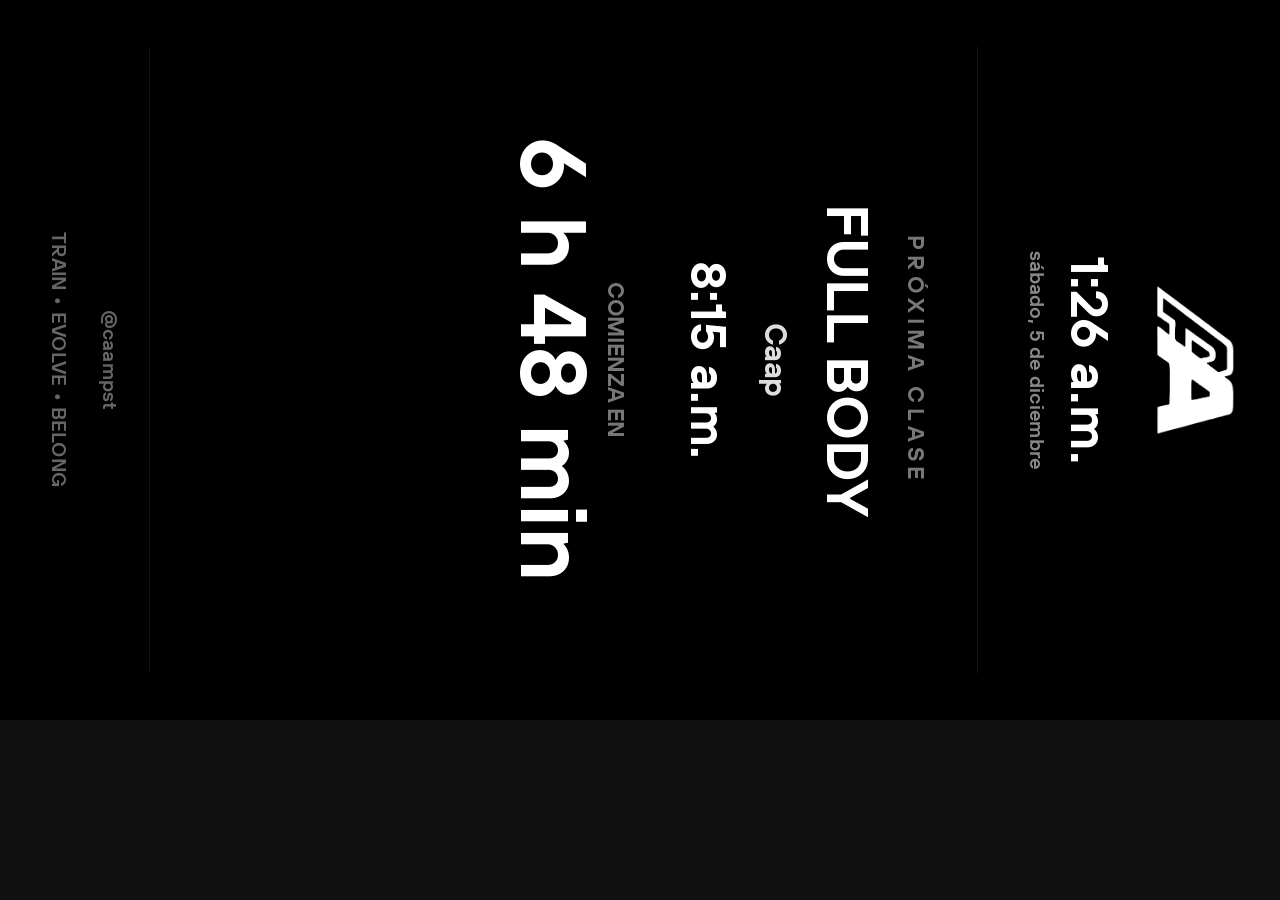
<file: index_caamp_tv_ajustado.html>
```html
<!DOCTYPE html>
<html lang="es">
<head>
<meta charset="UTF-8">
<meta name="viewport" content="width=device-width, initial-scale=1.0">
<title>CAAMP TV</title>

<style>
@font-face {
  font-family: 'TTHoves';
  src: url('./TT%20Hoves%20Pro%20Trial%20DemiBold.ttf') format('truetype');
}

*{
  margin:0;
  padding:0;
  box-sizing:border-box;
  font-family:'TTHoves',sans-serif;
}

body{
  background:#111;
  color:#fff;
  overflow:hidden;
}

.green-mode{
  background:#00C853;
}

.green-mode .screen{
  background:#00C853;
}

.screen{
  width:1080px;
  height:1920px;
  background:#000;

  position:absolute;
  top:0;
  left:0;

  transform:
    rotate(90deg)
    scale(.56)
    translateY(-100%);

  transform-origin:top left;

  padding:70px;
  display:flex;
  flex-direction:column;
  text-align:center;
}

.logo{
  width:220px;
  margin:0 auto 50px auto;
}

.time{
  font-size:80px;
  font-weight:700;
}

.date{
  font-size:30px;
  color:#888;
  margin-top:10px;
}

.line{
  width:100%;
  height:1px;
  background:#222;
  margin:70px 0;
}

.label{
  color:#777;
  font-size:34px;
  letter-spacing:8px;
  margin-bottom:40px;
}

.class{
  font-size:88px;
  line-height:0.9;
  text-transform:uppercase;
}

.coach{
  margin-top:40px;
  font-size:46px;
  color:#ddd;
}

.classTime{
  margin-top:25px;
  font-size:75px;
}

.countLabel{
  margin-top:70px;
  color:#777;
  font-size:34px;
}

.countdown{
  font-size:140px;
  line-height:1;
}

.footer{
  margin-top:auto;
  border-top:1px solid #222;
  padding-top:40px;
  color:#666;
  font-size:30px;
}

.goodbye{
  display:flex;
  flex-direction:column;
  justify-content:center;
  align-items:center;
  height:100%;
}

.goodbye h1{
  font-size:120px;
  line-height:1;
}

.goodbye p{
  font-size:42px;
  margin-top:50px;
  color:#ddd;
}

.todayTitle{
  font-size:58px;
  margin-bottom:50px;
  letter-spacing:6px;
}

.todayList{
  display:flex;
  flex-direction:column;
  gap:30px;
  text-align:left;
}

.todayItem{
  display:flex;
  align-items:center;
  gap:25px;
  padding:20px;
  border-bottom:1px solid #222;
}

.todayPhoto{
  width:70px;
  height:70px;
  border-radius:50%;
  object-fit:cover;
  flex:none;
}

.todayInfo{
  flex:1;
}

.todayCoach{
  font-size:30px;
}

.todayClass{
  font-size:20px;
  color:#888;
  margin-top:6px;
}

.todayTime{
  font-size:28px;
}

.past{
  opacity:.35;
}

.next{
  border:2px solid #fff;
  border-radius:25px;
}

.logoRain{
  position:absolute;
  inset:0;
  background:#000;
  overflow:hidden;
  display:none;
  z-index:9999;
}

.logoRain.show{
  display:block;
}

.fallingLogo{
  position:absolute;
  width:120px;
  opacity:.9;
  animation:fall 8s linear forwards;
  filter:brightness(0) invert(1);
}

@keyframes fall{
  from{
    transform:translateY(-250px) rotate(0deg);
  }
  to{
    transform:translateY(2300px) rotate(360deg);
  }
}

</style>
</head>

<body>

<div class="screen">

<img src="./logo.png" class="logo">

<div id="logoRain" class="logoRain"></div>

<div class="time" id="time"></div>
<div class="date" id="date"></div>

<div class="line"></div>

<div id="content"></div>

<div class="footer">
@caampst<br><br>
TRAIN • EVOLVE • BELONG
</div>

</div>

<script>

const schedule = {
  monday: [
    { time:"05:05", class:"LOWER BODY: QUADS", coach:"Andrea Dusten", photo:"6.jpg" },
    { time:"06:15", class:"LOWER BODY: QUADS", coach:"Andrea Dusten", photo:"6.jpg" },
    { time:"07:30", class:"LOWER BODY: QUADS", coach:"Luis Gonzalez", photo:"7.jpg" },
    { time:"08:30", class:"LOWER BODY: QUADS", coach:"Luis Gonzalez", photo:"7.jpg" },
    { time:"09:30", class:"LOWER BODY: QUADS", coach:"Caap", photo:"5.jpg" },
    { time:"17:20", class:"LOWER BODY: QUADS", coach:"Misa", photo:"4.jpg" },
    { time:"18:30", class:"LOWER BODY: QUADS", coach:"Baca", photo:"1.jpg" },
    { time:"19:30", class:"LOWER BODY: QUADS", coach:"Caap", photo:"5.jpg" },
    { time:"20:30", class:"LOWER BODY: QUADS", coach:"Caap", photo:"5.jpg" }
  ],

  tuesday: [
    { time:"05:05", class:"UPPER BODY: PULL", coach:"Baca", photo:"1.jpg" },
    { time:"06:15", class:"UPPER BODY: PULL", coach:"Misa", photo:"4.jpg" },
    { time:"07:30", class:"UPPER BODY: PULL", coach:"Caap", photo:"5.jpg" },
    { time:"08:30", class:"UPPER BODY: PULL", coach:"Caap", photo:"5.jpg" },
    { time:"09:30", class:"UPPER BODY: PULL", coach:"Luis Gonzalez", photo:"7.jpg" },
    { time:"17:20", class:"UPPER BODY: PULL", coach:"Rosella", photo:"2.jpg" },
    { time:"18:30", class:"UPPER BODY: PULL", coach:"Andrea Dusten", photo:"6.jpg" },
    { time:"19:30", class:"UPPER BODY: PULL", coach:"Sofia DM", photo:"3.jpg" },
    { time:"20:30", class:"UPPER BODY: PULL", coach:"Misa", photo:"4.jpg" }
  ],

  wednesday: [
    { time:"05:05", class:"ALL ABOUT THE CORE", coach:"Rosella", photo:"2.jpg" },
    { time:"06:15", class:"ALL ABOUT THE CORE", coach:"Caap", photo:"5.jpg" },
    { time:"07:30", class:"ALL ABOUT THE CORE", coach:"Caap", photo:"5.jpg" },
    { time:"08:30", class:"ALL ABOUT THE CORE", coach:"Luis Gonzalez", photo:"7.jpg" },
    { time:"09:30", class:"ALL ABOUT THE CORE", coach:"Luis Gonzalez", photo:"7.jpg" },
    { time:"17:20", class:"ALL ABOUT THE CORE", coach:"Andrea Dusten", photo:"6.jpg" },
    { time:"18:30", class:"ALL ABOUT THE CORE", coach:"Baca", photo:"1.jpg" },
    {
      time:"19:30",
      class:"ALL ABOUT THE CORE",
      coach:"Sofia DM & Zazu",
      photo:["3.jpg","8.jpg"]
    },
    { time:"20:30", class:"ALL ABOUT THE CORE", coach:"Caap", photo:"5.jpg" }
  ],

  thursday: [
    { time:"05:05", class:"LOWER BODY: GLUTES", coach:"Misa", photo:"4.jpg" },
    { time:"06:15", class:"LOWER BODY: GLUTES", coach:"Misa", photo:"4.jpg" },
    { time:"07:30", class:"LOWER BODY: GLUTES", coach:"Luis Gonzalez", photo:"7.jpg" },
    { time:"08:30", class:"LOWER BODY: GLUTES", coach:"Luis Gonzalez", photo:"7.jpg" },
    { time:"09:30", class:"LOWER BODY: GLUTES", coach:"Rosella", photo:"2.jpg" },
    { time:"17:20", class:"LOWER BODY: GLUTES", coach:"Rosella", photo:"2.jpg" },
    { time:"18:30", class:"LOWER BODY: GLUTES", coach:"Sofia DM", photo:"3.jpg" },
    { time:"19:30", class:"LOWER BODY: GLUTES", coach:"Baca", photo:"1.jpg" },
    { time:"20:30", class:"LOWER BODY: GLUTES", coach:"Caap", photo:"5.jpg" }
  ],

  friday: [
    { time:"05:05", class:"UPPER BODY: PUSH", coach:"Baca", photo:"1.jpg" },
    { time:"06:15", class:"UPPER BODY: PUSH", coach:"Andrea Dusten", photo:"6.jpg" },
    { time:"07:30", class:"UPPER BODY: PUSH", coach:"Andrea Dusten", photo:"6.jpg" },
    { time:"08:30", class:"UPPER BODY: PUSH", coach:"Rosella", photo:"2.jpg" },
    { time:"09:30", class:"UPPER BODY: PUSH", coach:"Caap", photo:"5.jpg" },
    { time:"17:20", class:"UPPER BODY: PUSH", coach:"Misa", photo:"4.jpg" },
    { time:"18:30", class:"UPPER BODY: PUSH", coach:"Caap", photo:"5.jpg" },
    { time:"19:30", class:"UPPER BODY: PUSH", coach:"Caap", photo:"5.jpg" }
  ],

  saturday: [
    { time:"08:15", class:"FULL BODY", coach:"Caap", photo:"5.jpg" },
    { time:"09:30", class:"FULL BODY - FOCUS LOWER", coach:"Misa", photo:"4.jpg" },
    {
      time:"10:30",
      class:"FULL BODY",
      coach:"Caap & Zazu",
      photo:["5.jpg","8.jpg"]
    },
    { time:"11:30", class:"FULL BODY", coach:"Baca", photo:"1.jpg" }
  ],

  sunday: [
    { time:"09:30", class:"SCULPT", coach:"Baca", photo:"1.jpg" },
    {
      time:"10:30",
      class:"FULL BODY",
      coach:"Luis Gonzalez & Zazu",
      photo:["7.jpg","8.jpg"]
    },
    { time:"11:30", class:"FULL BODY", coach:"Caap", photo:"5.jpg" }
  ]
};


function update(){

  const now = new Date();

  document.getElementById('time').innerHTML =
    now.toLocaleTimeString('es-MX',{
      hour:'numeric',
      minute:'2-digit'
    });

  document.getElementById('date').innerHTML =
    now.toLocaleDateString('es-MX',{
      weekday:'long',
      day:'numeric',
      month:'long'
    });

  const days = [
    'sunday','monday','tuesday',
    'wednesday','thursday',
    'friday','saturday'
  ];

  const today =
    schedule[days[now.getDay()]] || [];

  let nextClass = null;

  for(const c of today){
    const [h,m] = c.time.split(':');

    const d = new Date();
    d.setHours(h,m,0,0);

    if(d > now){
      nextClass = c;
      break;
    }
  }

  const elapsed =
    Math.floor(Date.now()/1000) % 300;


  const content =
    document.getElementById('content');

  document.body.classList.remove('green-mode');

  if(!nextClass){
    content.innerHTML = `
      <div class="goodbye">
        <h1>
          THANK YOU<br>
          FOR TRAINING
        </h1>

        <p>
          SEE YOU TOMORROW
          <br><br>
          @caampst
        </p>
      </div>
    `;
    return;
  }

  const [h,m] = nextClass.time.split(':');

  const classDate = new Date();
  classDate.setHours(h,m,0,0);

  const diff = Math.max(
    0,
    Math.floor((classDate-now)/1000)
  );

  let countdownText;

  if(diff >= 3600){
    const hours = Math.floor(diff/3600);
    const mins = Math.floor((diff % 3600)/60);
    countdownText = `${hours} h ${String(mins).padStart(2,'0')} min`;
  }else{
    const minutes = Math.floor(diff/60);
    const seconds = diff%60;
    countdownText = `${minutes}:${String(seconds).padStart(2,'0')}`;
  }

  
if((elapsed >= 120 && elapsed < 150) || elapsed >= 270){

  content.innerHTML = '';

  if(!document.getElementById('logoRain').classList.contains('show')){
    showLogoRain();
  }

  return;
}

if(elapsed >= 150 && elapsed < 270){

  let list = `
    <div class="todayTitle">
      TODAY'S TRAIN
    </div>

    <div class="todayList">
  `;

  today.forEach(c=>{

    const [h,m] = c.time.split(':');

    const d = new Date();
    d.setHours(h,m,0,0);

    const isPast = d < now;
    const isNext = nextClass && c.time === nextClass.time;

    const photo =
      Array.isArray(c.photo)
        ? c.photo[0]
        : c.photo;

    list += `
      <div class="todayItem ${isPast ? 'past' : ''} ${isNext ? 'next' : ''}">

        <img
          src="${photo}"
          class="todayPhoto"
        >

        <div class="todayInfo">
          <div class="todayCoach">
            ${c.coach}
          </div>

          <div class="todayClass">
            ${c.class}
          </div>
        </div>

        <div class="todayTime">
          ${new Date(`2000-01-01T${c.time}`)
            .toLocaleTimeString(
              'es-MX',
              {
                hour:'numeric',
                minute:'2-digit'
              }
            )}
        </div>

      </div>
    `;
  });

  list += `</div>`;

  content.innerHTML = list;

  return;
}

if(diff <= 300){

  document.body.classList.add('green-mode');

  content.innerHTML = `
    <div class="label">
      PRÓXIMA CLASE
    </div>

    <div class="class">
      ${nextClass.class}
    </div>

    <div class="countLabel">
      COMIENZA EN
    </div>

    <div class="countdown">
      ${countdownText}
    </div>
  `;

}else{

  content.innerHTML = `
    <div class="label">
      PRÓXIMA CLASE
    </div>

    <div class="class">
      ${nextClass.class}
    </div>

      <div class="coach">
        ${nextClass.coach}
      </div>

      <div class="classTime">
        ${new Date(`2000-01-01T${nextClass.time}`).toLocaleTimeString('es-MX',{
          hour:'numeric',
          minute:'2-digit'
        })}
      </div>

      <div class="countLabel">
        COMIENZA EN
      </div>

      <div class="countdown">
        ${countdownText}
      </div>
    `;
  }
}


function showLogoRain(){

  const rain = document.getElementById('logoRain');
  if(!rain) return;

  rain.innerHTML = '';
  rain.classList.add('show');

  const interval = setInterval(()=>{
    for(let i=0;i<12;i++){
      const img = document.createElement('img');
      img.src = './logo.png';
      img.className = 'fallingLogo';
      img.style.left = Math.random()*1800 + 'px';
      img.style.top = '-150px';
      img.style.width = (20 + Math.random()*25) + 'px';
      img.style.animationDuration =
        (5 + Math.random()*5) + 's';

      rain.appendChild(img);

      img.addEventListener('animationend',()=>{
        img.remove();
      });
    }
  },120);

  setTimeout(()=>{
    clearInterval(interval);
    rain.classList.remove('show');
    rain.innerHTML = '';
  },30000);
}



const scale = Math.min(
  window.innerWidth / 1920,
  window.innerHeight / 1080
);

document.querySelector('.screen').style.transform =
  `rotate(90deg) scale(${scale}) translateY(-100%)`;

update();
setInterval(update,1000);

</script>

</body>
</html>
</file>
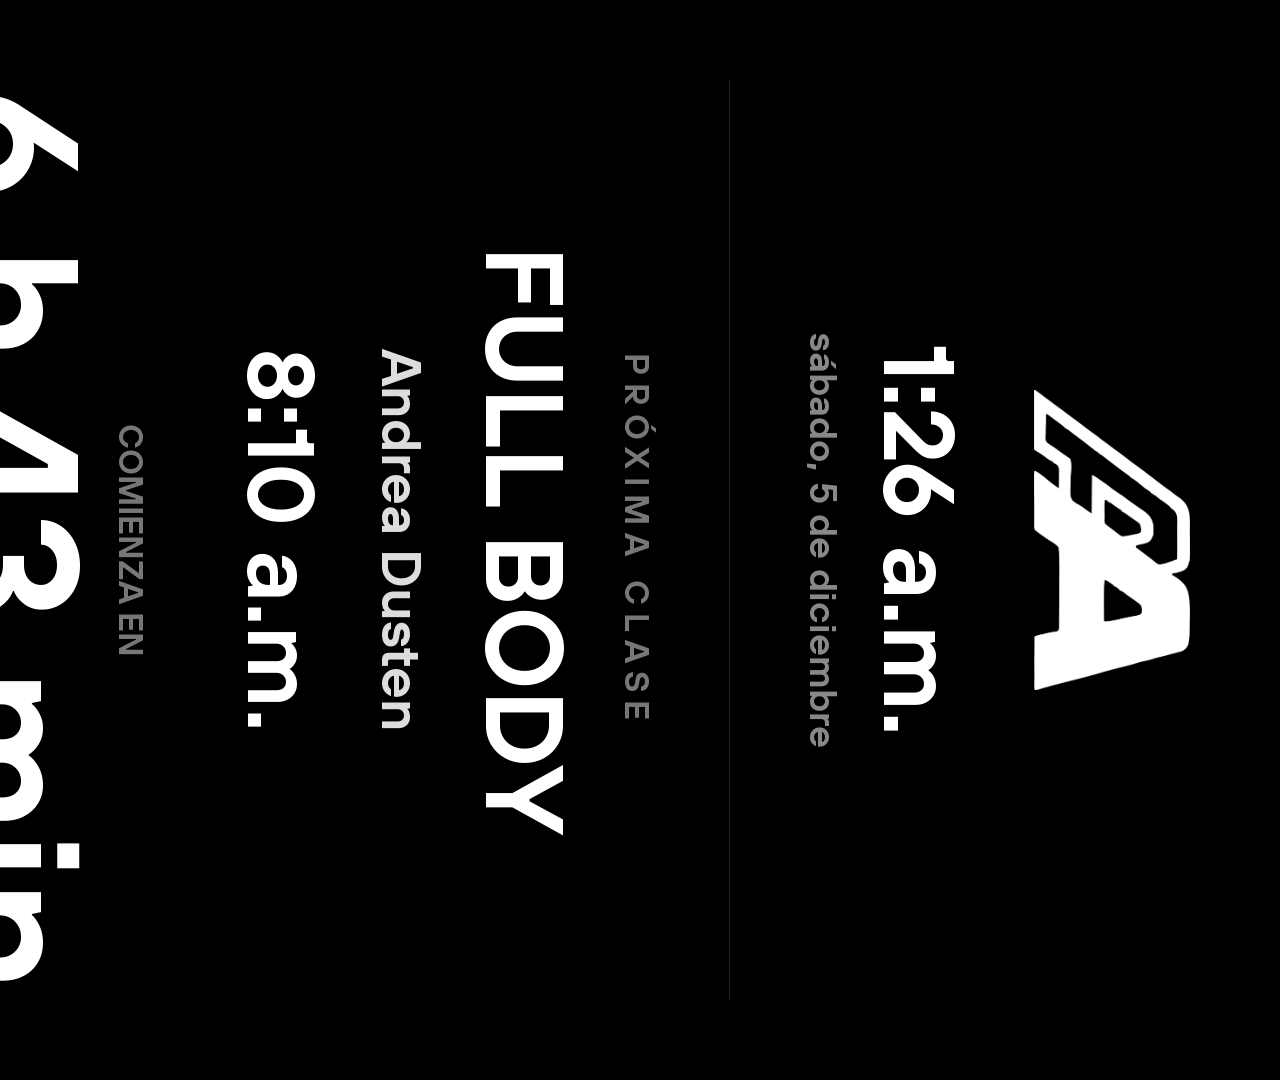
<file: index_caamp_tv_corregido.html>
```html
<!DOCTYPE html>
<html lang="es">
<head>
<meta charset="UTF-8">
<meta name="viewport" content="width=device-width, initial-scale=1.0">
<title>CAAMP TV</title>

<style>
@font-face {
  font-family: 'TTHoves';
  src: url('./TT%20Hoves%20Pro%20Trial%20DemiBold.ttf') format('truetype');
}

*{
  margin:0;
  padding:0;
  box-sizing:border-box;
  font-family:'TTHoves',sans-serif;
}

body{
  background:#111;
  color:#fff;
  overflow:hidden;
}

.green-mode{
  background:#00C853;
}

.green-mode .screen{
  background:#00C853;
}

.screen{
  width:1080px;
  height:1920px;
  background:#000;

  position:absolute;
  top:0;
  left:100%;

  transform:rotate(90deg);
  transform-origin:top left;

  padding:90px 80px;
  display:flex;
  flex-direction:column;
  text-align:center;
}

.logo{
  width:300px;
  margin:0 auto 50px auto;
}

.time{
  font-size:100px;
  font-weight:700;
}

.date{
  font-size:38px;
  color:#888;
  margin-top:10px;
}

.line{
  width:100%;
  height:1px;
  background:#222;
  margin:70px 0;
}

.label{
  color:#777;
  font-size:34px;
  letter-spacing:8px;
  margin-bottom:40px;
}

.class{
  font-size:110px;
  line-height:0.9;
  text-transform:uppercase;
}

.coach{
  margin-top:40px;
  font-size:55px;
  color:#ddd;
}

.classTime{
  margin-top:25px;
  font-size:95px;
}

.countLabel{
  margin-top:70px;
  color:#777;
  font-size:34px;
}

.countdown{
  font-size:190px;
  line-height:1;
}

.footer{
  margin-top:auto;
  border-top:1px solid #222;
  padding-top:40px;
  color:#666;
  font-size:30px;
}

.goodbye{
  display:flex;
  flex-direction:column;
  justify-content:center;
  align-items:center;
  height:100%;
}

.goodbye h1{
  font-size:120px;
  line-height:1;
}

.goodbye p{
  font-size:42px;
  margin-top:50px;
  color:#ddd;
}

.todayTitle{
  font-size:70px;
  margin-bottom:50px;
  letter-spacing:6px;
}

.todayList{
  display:flex;
  flex-direction:column;
  gap:30px;
  text-align:left;
}

.todayItem{
  display:flex;
  align-items:center;
  gap:25px;
  padding:20px;
  border-bottom:1px solid #222;
}

.todayPhoto{
  width:70px;
  height:70px;
  border-radius:50%;
  object-fit:cover;
  flex:none;
}

.todayInfo{
  flex:1;
}

.todayCoach{
  font-size:36px;
}

.todayClass{
  font-size:24px;
  color:#888;
  margin-top:6px;
}

.todayTime{
  font-size:34px;
}

.past{
  opacity:.35;
}

.next{
  border:2px solid #fff;
  border-radius:25px;
}

.logoRain{
  position:absolute;
  inset:0;
  background:#000;
  overflow:hidden;
  display:none;
  z-index:9999;
}

.logoRain.show{
  display:block;
}

.fallingLogo{
  position:absolute;
  width:120px;
  opacity:.9;
  animation:fall 8s linear forwards;
  filter:brightness(0) invert(1);
}

@keyframes fall{
  from{
    transform:translateY(-250px) rotate(0deg);
  }
  to{
    transform:translateY(2300px) rotate(360deg);
  }
}

</style>
</head>

<body>

<div class="screen">

<img src="./logo.png" class="logo">

<div id="logoRain" class="logoRain"></div>

<div class="time" id="time"></div>
<div class="date" id="date"></div>

<div class="line"></div>

<div id="content"></div>

<div class="footer">
@caampst<br><br>
TRAIN • EVOLVE • BELONG
</div>

</div>

<script>

const schedule = {
  monday: [
    { time:"05:05", class:"LOWER BODY: QUADS", coach:"Baca", photo:"1.jpg" },
    { time:"06:15", class:"LOWER BODY: QUADS", coach:"Caap", photo:"5.jpg" },
    { time:"07:20", class:"LOWER BODY: QUADS", coach:"Caap", photo:"5.jpg" },
    { time:"08:30", class:"LOWER BODY: QUADS", coach:"Luis Gonzalez", photo:"7.jpg" },
    { time:"09:30", class:"LOWER BODY: QUADS", coach:"Luis Gonzalez", photo:"7.jpg" },
    { time:"17:20", class:"LOWER BODY: QUADS", coach:"Rosella", photo:"2.jpg" },
    { time:"18:30", class:"LOWER BODY: QUADS", coach:"Andrea Dusten", photo:"6.jpg" },
    { time:"19:30", class:"LOWER BODY: QUADS", coach:"Baca", photo:"1.jpg" },
    { time:"20:30", class:"LOWER BODY: QUADS", coach:"Misa", photo:"4.jpg" }
  ],

  tuesday: [
    { time:"05:05", class:"UPPER BODY: PULL", coach:"Baca", photo:"1.jpg" },
    { time:"06:15", class:"UPPER BODY: PULL", coach:"Caap", photo:"5.jpg" },
    { time:"07:20", class:"UPPER BODY: PULL", coach:"Caap", photo:"5.jpg" },
    { time:"08:30", class:"UPPER BODY: PULL", coach:"Luis Gonzalez", photo:"7.jpg" },
    { time:"09:30", class:"UPPER BODY: PULL", coach:"Luis Gonzalez", photo:"7.jpg" },
    { time:"17:20", class:"UPPER BODY: PULL", coach:"Rosella", photo:"2.jpg" },
    { time:"18:30", class:"UPPER BODY: PULL", coach:"Andrea Dusten", photo:"6.jpg" },
    { time:"19:30", class:"UPPER BODY: PULL", coach:"Sofia DM", photo:"3.jpg" },
    { time:"20:30", class:"UPPER BODY: PULL", coach:"Misa", photo:"4.jpg" }
  ],

  wednesday: [
    { time:"05:05", class:"ALL ABOUT THE CORE", coach:"Rosella", photo:"2.jpg" },
    { time:"06:15", class:"ALL ABOUT THE CORE", coach:"Rosella", photo:"2.jpg" },
    { time:"07:20", class:"ALL ABOUT THE CORE", coach:"Caap", photo:"5.jpg" },
    { time:"08:30", class:"ALL ABOUT THE CORE", coach:"Caap", photo:"5.jpg" },
    { time:"09:30", class:"ALL ABOUT THE CORE", coach:"Andrea Dusten", photo:"6.jpg" },
    { time:"17:20", class:"ALL ABOUT THE CORE", coach:"Luis Gonzalez", photo:"7.jpg" },
    { time:"18:30", class:"ALL ABOUT THE CORE", coach:"Sofia DM", photo:"3.jpg" },
    { time:"19:30", class:"ALL ABOUT THE CORE", coach:"Caap", photo:"5.jpg" },
    { time:"20:30", class:"ALL ABOUT THE CORE", coach:"Caap", photo:"5.jpg" }
  ],

  thursday: [
    { time:"05:05", class:"LOWER BODY: GLUTES", coach:"Baca", photo:"1.jpg" },
    { time:"06:15", class:"LOWER BODY: GLUTES", coach:"Caap", photo:"5.jpg" },
    { time:"07:20", class:"LOWER BODY: GLUTES", coach:"Andrea Dusten", photo:"6.jpg" },
    { time:"08:30", class:"LOWER BODY: GLUTES", coach:"Andrea Dusten", photo:"6.jpg" },
    { time:"09:30", class:"LOWER BODY: GLUTES", coach:"Luis Gonzalez", photo:"7.jpg" },
    { time:"17:20", class:"LOWER BODY: GLUTES", coach:"Misa", photo:"4.jpg" },
    { time:"18:30", class:"LOWER BODY: GLUTES", coach:"Rosella", photo:"2.jpg" },
    {
      time:"19:30",
      class:"LOWER BODY: GLUTES",
      coach:"Luis Gonzalez & Zazu",
      photo:["7.jpg","8.jpg"]
    },
    { time:"20:30", class:"LOWER BODY: GLUTES", coach:"Misa", photo:"4.jpg" }
  ],

  friday: [
    { time:"05:05", class:"UPPER BODY: PUSH", coach:"Rosella", photo:"2.jpg" },
    { time:"06:15", class:"UPPER BODY: PUSH", coach:"Misa", photo:"4.jpg" },
    { time:"07:20", class:"UPPER BODY: PUSH", coach:"Andrea Dusten", photo:"6.jpg" },
    { time:"08:30", class:"UPPER BODY: PUSH", coach:"Andrea Dusten", photo:"6.jpg" },
    { time:"09:30", class:"UPPER BODY: PUSH", coach:"Luis Gonzalez", photo:"7.jpg" },
    {
      time:"17:20",
      class:"UPPER BODY: PUSH",
      coach:"Luis Gonzalez & Zazu",
      photo:["7.jpg","8.jpg"]
    },
    { time:"18:30", class:"UPPER BODY: PUSH", coach:"Luis Gonzalez", photo:"7.jpg" },
    { time:"19:30", class:"UPPER BODY: PUSH", coach:"Misa", photo:"4.jpg" }
  ],

  saturday: [
    { time:"08:10", class:"FULL BODY", coach:"Andrea Dusten", photo:"6.jpg" },
    { time:"09:20", class:"FULL BODY - FOCUS LOWER", coach:"Misa", photo:"4.jpg" },
    {
      time:"10:30",
      class:"FULL BODY - FOCUS ABS",
      coach:"Zazu & Andrea Dusten",
      photo:["8.jpg","6.jpg"]
    },
    { time:"11:30", class:"FULL BODY - FOCUS UPPER", coach:"Luis Gonzalez", photo:"7.jpg" }
  ],

  sunday: [
    { time:"09:30", class:"FULL BODY", coach:"Misa", photo:"4.jpg" },
    { time:"10:30", class:"FULL BODY / PT", coach:"Andrea Dusten", photo:"6.jpg" },
    { time:"11:30", class:"FULL BODY", coach:"Luis Gonzalez", photo:"7.jpg" }
  ]
};

function update(){

  const now = new Date();

  document.getElementById('time').innerHTML =
    now.toLocaleTimeString('es-MX',{
      hour:'numeric',
      minute:'2-digit'
    });

  document.getElementById('date').innerHTML =
    now.toLocaleDateString('es-MX',{
      weekday:'long',
      day:'numeric',
      month:'long'
    });

  const days = [
    'sunday','monday','tuesday',
    'wednesday','thursday',
    'friday','saturday'
  ];

  const today =
    schedule[days[now.getDay()]] || [];

  const elapsed = Math.floor(Date.now()/1000) % 300;

  let nextClass = null;

  for(const c of today){
    const [h,m] = c.time.split(':');

    const d = new Date();
    d.setHours(h,m,0,0);

    if(d > now){
      nextClass = c;
      break;
    }
  }

  const content =
    document.getElementById('content');

  document.body.classList.remove('green-mode');

  if(!nextClass){
    content.innerHTML = `
      <div class="goodbye">
        <h1>
          THANK YOU<br>
          FOR TRAINING
        </h1>

        <p>
          SEE YOU TOMORROW
          <br><br>
          @caampst
        </p>
      </div>
    `;
    return;
  }

  const [h,m] = nextClass.time.split(':');

  const classDate = new Date();
  classDate.setHours(h,m,0,0);

  const diff = Math.max(
    0,
    Math.floor((classDate-now)/1000)
  );

  let countdownText;

  if(diff >= 3600){
    const hours = Math.floor(diff/3600);
    const mins = Math.floor((diff % 3600)/60);
    countdownText = `${hours} h ${String(mins).padStart(2,'0')} min`;
  }else{
    const minutes = Math.floor(diff/60);
    const seconds = diff%60;
    countdownText = `${minutes}:${String(seconds).padStart(2,'0')}`;
  }

  
if((elapsed >= 120 && elapsed < 150) || elapsed >= 270){

  content.innerHTML = '';

  if(!document.getElementById('logoRain').classList.contains('show')){
    showLogoRain();
  }

  return;
}

if(elapsed >= 150 && elapsed < 270){

  let list = `
    <div class="todayTitle">
      TODAY'S TRAIN
    </div>

    <div class="todayList">
  `;

  today.forEach(c=>{

    const [h,m] = c.time.split(':');

    const d = new Date();
    d.setHours(h,m,0,0);

    const isPast = d < now;
    const isNext = nextClass && c.time === nextClass.time;

    const photo =
      Array.isArray(c.photo)
        ? c.photo[0]
        : c.photo;

    list += `
      <div class="todayItem ${isPast ? 'past' : ''} ${isNext ? 'next' : ''}">

        <img
          src="${photo}"
          class="todayPhoto"
        >

        <div class="todayInfo">
          <div class="todayCoach">
            ${c.coach}
          </div>

          <div class="todayClass">
            ${c.class}
          </div>
        </div>

        <div class="todayTime">
          ${new Date(`2000-01-01T${c.time}`)
            .toLocaleTimeString(
              'es-MX',
              {
                hour:'numeric',
                minute:'2-digit'
              }
            )}
        </div>

      </div>
    `;
  });

  list += `</div>`;

  content.innerHTML = list;

  return;
}

if(diff <= 300){

  document.body.classList.add('green-mode');

  content.innerHTML = `
    <div class="label">
      PRÓXIMA CLASE
    </div>

    <div class="class">
      ${nextClass.class}
    </div>

    <div class="countLabel">
      COMIENZA EN
    </div>

    <div class="countdown">
      ${countdownText}
    </div>
  `;

}else{

  content.innerHTML = `
    <div class="label">
      PRÓXIMA CLASE
    </div>

    <div class="class">
      ${nextClass.class}
    </div>

      <div class="coach">
        ${nextClass.coach}
      </div>

      <div class="classTime">
        ${new Date(`2000-01-01T${nextClass.time}`).toLocaleTimeString('es-MX',{
          hour:'numeric',
          minute:'2-digit'
        })}
      </div>

      <div class="countLabel">
        COMIENZA EN
      </div>

      <div class="countdown">
        ${countdownText}
      </div>
    `;
  }
}


function showLogoRain(){

  const rain = document.getElementById('logoRain');
  if(!rain) return;

  rain.innerHTML = '';
  rain.classList.add('show');

  const interval = setInterval(()=>{
    for(let i=0;i<12;i++){
      const img = document.createElement('img');
      img.src = './logo.png';
      img.className = 'fallingLogo';
      img.style.left = Math.random()*1800 + 'px';
      img.style.top = '-150px';
      img.style.width = (20 + Math.random()*25) + 'px';
      img.style.animationDuration =
        (5 + Math.random()*5) + 's';

      rain.appendChild(img);

      img.addEventListener('animationend',()=>{
        img.remove();
      });
    }
  },120);

  setTimeout(()=>{
    clearInterval(interval);
    rain.classList.remove('show');
    rain.innerHTML = '';
  },30000);
}


update();
setInterval(update,1000);

</script>

</body>
</html>
</file>
